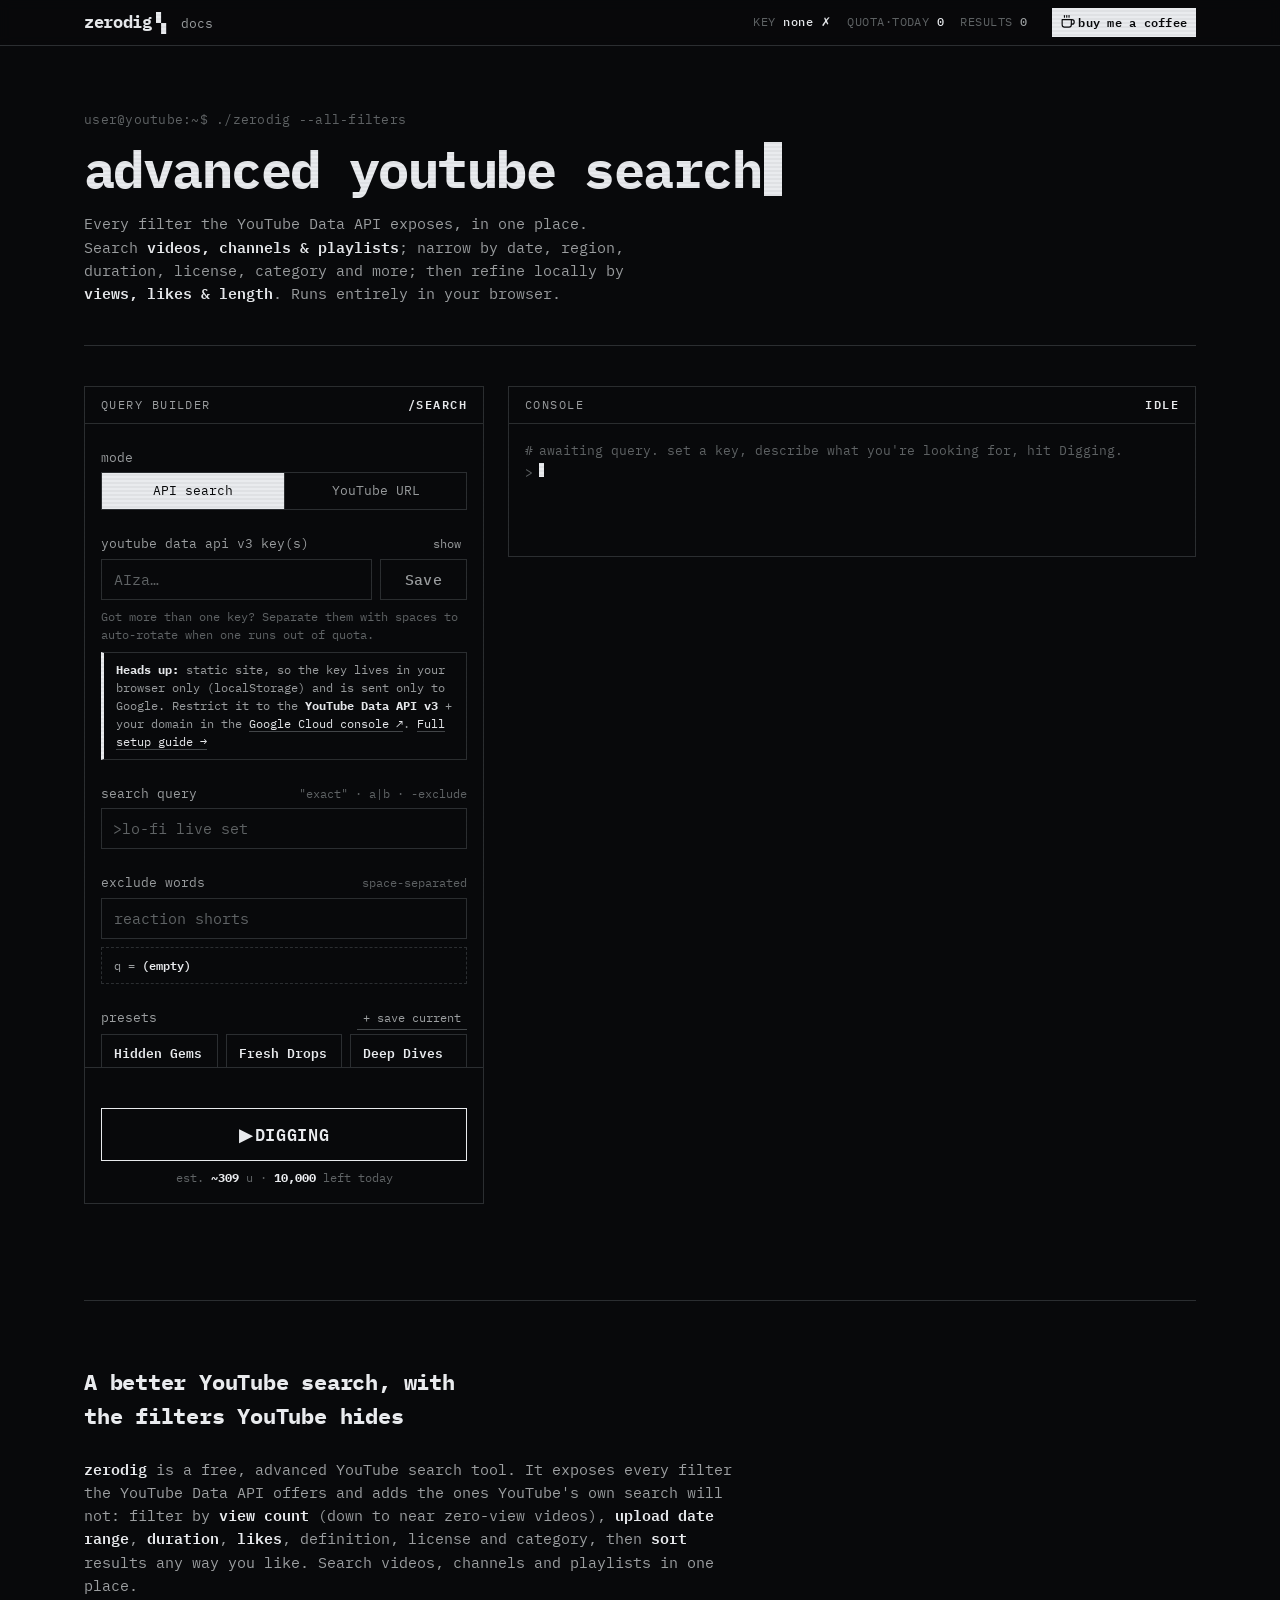
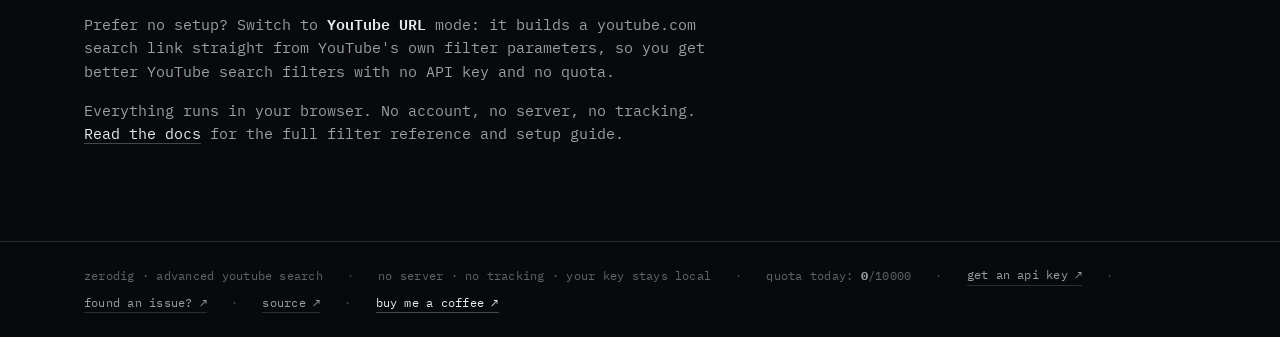
<file: index.html>
<!DOCTYPE html>
<html lang="en">
<head>
  <meta charset="UTF-8" />
  <meta name="viewport" content="width=device-width, initial-scale=1.0" />
  <title>Advanced YouTube Search: Filters, Views &amp; Date | zerodig</title>
  <meta name="description" content="A better YouTube search with advanced filters. Filter YouTube by view count, upload date, duration, likes, license and category, sort results any way, or find zero-view videos. Free, client-side, no login." />
  <meta name="keywords" content="advanced youtube search, better youtube search, youtube search filters, youtube filter by views, youtube search by date, youtube advanced search tool, filter youtube search, zero view videos, youtube search by view count" />
  <meta name="author" content="zerodig" />
  <meta name="robots" content="index, follow, max-image-preview:large, max-snippet:-1" />
  <link rel="canonical" href="https://flazeiguess.github.io/zerodig/" />
  <meta name="color-scheme" content="dark" />
  <meta name="theme-color" content="#0d0d10" />
  <meta name="application-name" content="zerodig" />
  <meta name="apple-mobile-web-app-title" content="zerodig" />
  <link rel="icon" href="favicon.svg" type="image/svg+xml" />
  <link rel="icon" href="favicon.svg" sizes="any" />
  <link rel="apple-touch-icon" href="favicon.svg" />
  <link rel="mask-icon" href="favicon.svg" color="#0d0d10" />
  <link rel="sitemap" type="application/xml" href="/zerodig/sitemap.xml" />

  <!-- Open Graph -->
  <meta property="og:type" content="website" />
  <meta property="og:site_name" content="zerodig" />
  <meta property="og:title" content="Advanced YouTube Search: Filters, Views &amp; Date" />
  <meta property="og:description" content="A better YouTube search with the filters YouTube hides: view count, upload date, duration, license and category. Find zero-view videos. Free and client-side." />
  <meta property="og:url" content="https://flazeiguess.github.io/zerodig/" />
  <meta property="og:image" content="https://flazeiguess.github.io/zerodig/og-image.svg" />
  <meta property="og:image:width" content="1200" />
  <meta property="og:image:height" content="630" />
  <meta property="og:image:alt" content="zerodig, advanced YouTube search" />

  <!-- Twitter -->
  <meta name="twitter:card" content="summary_large_image" />
  <meta name="twitter:title" content="Advanced YouTube Search: Filters, Views &amp; Date" />
  <meta name="twitter:description" content="A better YouTube search with advanced filters YouTube doesn't give you: views, date, duration, license, category. Find zero-view videos. Free." />
  <meta name="twitter:image" content="https://flazeiguess.github.io/zerodig/og-image.svg" />

  <link rel="preconnect" href="https://fonts.googleapis.com" />
  <link rel="preconnect" href="https://fonts.gstatic.com" crossorigin />
  <link href="https://fonts.googleapis.com/css2?family=IBM+Plex+Mono:ital,wght@0,400;0,500;0,600;0,700;1,400&display=swap" rel="stylesheet" />
  <link rel="stylesheet" href="style.css?v=13" />

  <script type="application/ld+json">
  {
    "@context": "https://schema.org",
    "@graph": [
      {
        "@type": "WebSite",
        "@id": "https://flazeiguess.github.io/zerodig/#website",
        "url": "https://flazeiguess.github.io/zerodig/",
        "name": "zerodig",
        "description": "Advanced YouTube search and filters"
      },
      {
        "@type": "WebApplication",
        "name": "zerodig",
        "alternateName": "Advanced YouTube Search",
        "url": "https://flazeiguess.github.io/zerodig/",
        "isPartOf": { "@id": "https://flazeiguess.github.io/zerodig/#website" },
        "description": "A better YouTube search with advanced filters: filter by view count, upload date, duration, likes, license and category, sort results any way, and find zero-view videos. Free and client-side.",
        "applicationCategory": "UtilitiesApplication",
        "operatingSystem": "Any (web browser)",
        "browserRequirements": "Requires JavaScript",
        "isAccessibleForFree": true,
        "offers": { "@type": "Offer", "price": "0", "priceCurrency": "USD" },
        "featureList": [
          "Filter YouTube by view count",
          "Filter by upload date range",
          "Filter by duration, definition, license and category",
          "Find zero-view and low-view videos",
          "Search videos, channels and playlists",
          "Sort results by views, likes, date or length",
          "Keyless mode that builds a youtube.com search URL from YouTube filters"
        ]
      }
    ]
  }
  </script>
</head>
<body data-mode="api">

  <!-- terminal status bar -->
  <header class="statusbar">
    <div class="statusbar__inner">
      <div class="statusbar__brand">
        <a class="wordmark" href="./" aria-label="zerodig home">zerodig<span class="caret" aria-hidden="true">▚</span></a>
        <a class="navlink" href="docs.html">docs</a>
      </div>
      <div class="statusbar__end">
        <div class="statusbar__readout" aria-live="polite">
          <span class="stat hide-sm" id="stat-key" data-ok="false">KEY&nbsp;<b>?</b></span>
          <span class="stat" id="stat-quota">QUOTA·TODAY&nbsp;<b>0</b></span>
          <span class="stat hide-sm" id="stat-found">RESULTS&nbsp;<b>0</b></span>
        </div>
        <a class="coffee" href="https://ko-fi.com/flazeiguess" target="_blank" rel="noopener" title="Buy me a coffee" aria-label="Buy me a coffee on Ko-fi">
          <svg class="coffee__cup" viewBox="0 0 24 24" fill="none" stroke="currentColor" stroke-width="2" stroke-linecap="round" stroke-linejoin="round" aria-hidden="true">
            <line class="steam steam--1" x1="6" y1="1" x2="6" y2="4" />
            <line class="steam steam--2" x1="10" y1="1" x2="10" y2="4" />
            <line class="steam steam--3" x1="14" y1="1" x2="14" y2="4" />
            <path d="M18 8h1a4 4 0 0 1 0 8h-1" />
            <path d="M2 8h16v9a4 4 0 0 1-4 4H6a4 4 0 0 1-4-4V8z" />
          </svg>
          <span class="coffee__txt">buy me a coffee</span>
        </a>
      </div>
    </div>
  </header>

  <main class="shell" id="top">

    <!-- boot line -->
    <section class="boot">
      <p class="boot__prompt">user@youtube:~$ ./zerodig --all-filters</p>
      <h1 class="boot__line"><span id="boot-text"></span><span class="caret" aria-hidden="true">&nbsp;</span></h1>
      <p class="boot__sub">
        Every filter the YouTube Data API exposes, in one place. Search
        <b>videos, channels &amp; playlists</b>; narrow by date, region, duration, license,
        category and more; then refine locally by <b>views, likes &amp; length</b>. Runs
        entirely in your browser.
      </p>
    </section>

    <!-- workbench -->
    <div class="work">

      <!-- LEFT · query builder -->
      <form class="builder panel" id="builder" autocomplete="off" data-type="video">
        <div class="panel__label"><span>query builder</span><b>/search</b></div>
        <div class="panel__body">

          <!-- mode -->
          <div class="field">
            <label class="field__label"><span>mode</span></label>
            <div class="modetabs" role="group" aria-label="search mode">
              <button type="button" class="modetab" data-mode="api" aria-pressed="true">API search</button>
              <button type="button" class="modetab" data-mode="url" aria-pressed="false">YouTube URL</button>
            </div>
            <p class="hint-note url-only" style="margin-bottom:0">No API key. Builds a youtube.com search link from YouTube's own filters and opens it. No quota, unlimited use, fewer filters.</p>
          </div>

          <!-- API key -->
          <div class="field api-only">
            <label class="field__label" for="apikey">
              <span>youtube data api v3 key(s)</span>
              <button type="button" class="hint" id="toggle-key" style="background:none;border:0;cursor:pointer;color:inherit;">show</button>
            </label>
            <div class="key-row">
              <input class="input" id="apikey" type="password" placeholder="AIza…" spellcheck="false" />
              <button type="button" class="btn btn--ghost" id="save-key">Save</button>
            </div>
            <p class="hint-note" style="margin-top:var(--space-2xs)">Got more than one key? Separate them with spaces to auto-rotate when one runs out of quota.</p>
            <p class="warn">
              <b>Heads up:</b> static site, so the key lives in your browser only
              (localStorage) and is sent only to Google. Restrict it to the
              <b>YouTube Data API v3</b> + your domain in the
              <a href="https://console.cloud.google.com/apis/credentials" target="_blank" rel="noopener">Google Cloud console ↗</a>.
              <a href="docs.html">Full setup guide →</a>
            </p>
          </div>

          <!-- query -->
          <div class="field">
            <label class="field__label" for="q"><span>search query</span><span class="hint">"exact" · a|b · -exclude</span></label>
            <div class="prompt-input">
              <input class="input" id="q" type="text" placeholder="lo-fi live set" />
            </div>
          </div>

          <!-- exclude -->
          <div class="field">
            <label class="field__label" for="exclude"><span>exclude words</span><span class="hint">space-separated</span></label>
            <input class="input" id="exclude" type="text" placeholder="reaction shorts" />
            <div class="echo">q&nbsp;=&nbsp;<b id="q-echo">(empty)</b></div>
          </div>

          <!-- presets -->
          <div class="field api-only">
            <label class="field__label"><span>presets</span><button type="button" class="linklike" id="save-preset">+ save current</button></label>
            <div class="presets" id="presets-row">
              <button type="button" class="preset" data-preset="gems">
                <b>Hidden Gems</b><small>&lt;1k views · 1yr+ old</small>
              </button>
              <button type="button" class="preset" data-preset="fresh">
                <b>Fresh Drops</b><small>new this week</small>
              </button>
              <button type="button" class="preset" data-preset="deep">
                <b>Deep Dives</b><small>20min+ · popular</small>
              </button>
            </div>
          </div>

          <!-- starred searches -->
          <details class="adv api-only" id="stars-details">
            <summary>★ starred searches (<span id="stars-count">0</span>)</summary>
            <div class="adv__body">
              <div class="stars-list" id="stars-list"></div>
            </div>
          </details>

          <!-- URL-mode filters -->
          <div class="url-only">
            <div class="row" style="margin-bottom:var(--space-md)">
              <div class="field" style="margin:0">
                <label class="field__label" for="u-sort"><span>sort by</span></label>
                <select class="input" id="u-sort">
                  <option value="relevance" selected>relevance</option>
                  <option value="date">upload date</option>
                  <option value="views">view count</option>
                  <option value="rating">rating</option>
                </select>
              </div>
              <div class="field" style="margin:0">
                <label class="field__label" for="u-date"><span>upload date</span></label>
                <select class="input" id="u-date">
                  <option value="any" selected>any</option>
                  <option value="hour">last hour</option>
                  <option value="today">today</option>
                  <option value="week">this week</option>
                  <option value="month">this month</option>
                  <option value="year">this year</option>
                </select>
              </div>
            </div>
            <div class="row" style="margin-bottom:var(--space-md)">
              <div class="field" style="margin:0">
                <label class="field__label" for="u-type"><span>type</span></label>
                <select class="input" id="u-type">
                  <option value="any" selected>any</option>
                  <option value="video">video</option>
                  <option value="channel">channel</option>
                  <option value="playlist">playlist</option>
                  <option value="movie">movie</option>
                </select>
              </div>
              <div class="field" style="margin:0">
                <label class="field__label" for="u-duration"><span>duration</span></label>
                <select class="input" id="u-duration">
                  <option value="any" selected>any</option>
                  <option value="short">under 4 min</option>
                  <option value="medium">4-20 min</option>
                  <option value="long">over 20 min</option>
                </select>
              </div>
            </div>
            <div class="field">
              <label class="field__label"><span>features</span></label>
              <div class="u-feats">
                <label class="u-feat-label"><input type="checkbox" class="u-feat" data-field="4" /><span>HD</span></label>
                <label class="u-feat-label"><input type="checkbox" class="u-feat" data-field="5" /><span>Subtitles/CC</span></label>
                <label class="u-feat-label"><input type="checkbox" class="u-feat" data-field="6" /><span>Creative Commons</span></label>
                <label class="u-feat-label"><input type="checkbox" class="u-feat" data-field="8" /><span>Live</span></label>
                <label class="u-feat-label"><input type="checkbox" class="u-feat" data-field="14" /><span>4K</span></label>
                <label class="u-feat-label"><input type="checkbox" class="u-feat" data-field="15" /><span>360°</span></label>
                <label class="u-feat-label"><input type="checkbox" class="u-feat" data-field="26" /><span>VR180</span></label>
                <label class="u-feat-label"><input type="checkbox" class="u-feat" data-field="7" /><span>3D</span></label>
                <label class="u-feat-label"><input type="checkbox" class="u-feat" data-field="25" /><span>HDR</span></label>
                <label class="u-feat-label"><input type="checkbox" class="u-feat" data-field="23" /><span>Location</span></label>
                <label class="u-feat-label"><input type="checkbox" class="u-feat" data-field="9" /><span>Purchased</span></label>
              </div>
            </div>
          </div>

          <!-- type + order -->
          <div class="row api-only" style="margin-bottom:var(--space-md)">
            <div class="field" style="margin:0">
              <label class="field__label" for="type"><span>type</span></label>
              <select class="input" id="type">
                <option value="video" selected>video</option>
                <option value="channel">channel</option>
                <option value="playlist">playlist</option>
                <option value="video,channel,playlist">all</option>
              </select>
            </div>
            <div class="field" style="margin:0">
              <label class="field__label" for="order"><span>order</span><span class="hint">api rank</span></label>
              <select class="input" id="order">
                <option value="relevance" selected>relevance</option>
                <option value="date">date</option>
                <option value="rating">rating</option>
                <option value="viewCount">view count</option>
                <option value="title">title</option>
                <option value="videoCount">video count (channels)</option>
              </select>
            </div>
          </div>

          <!-- result filters (client-side) -->
          <details class="adv api-only">
            <summary>result filters &middot; views · likes · length</summary>
            <div class="adv__body">
              <div class="row" style="margin-bottom:var(--space-md)">
                <div class="field" style="margin:0">
                  <label class="field__label" for="min-views"><span>min views</span></label>
                  <input class="input" id="min-views" type="number" inputmode="numeric" min="0" placeholder="any" />
                </div>
                <div class="field" style="margin:0">
                  <label class="field__label" for="max-views"><span>max views</span></label>
                  <input class="input" id="max-views" type="number" inputmode="numeric" min="0" placeholder="any" />
                </div>
              </div>
              <div class="row" style="margin-bottom:var(--space-md)">
                <div class="field" style="margin:0">
                  <label class="field__label" for="min-likes"><span>min likes</span></label>
                  <input class="input" id="min-likes" type="number" inputmode="numeric" min="0" placeholder="any" />
                </div>
                <div class="field" style="margin:0">
                  <label class="field__label" for="sort"><span>sort results</span><span class="hint">local</span></label>
                  <select class="input" id="sort">
                    <option value="api" selected>api order</option>
                    <option value="views_asc">views ↑ (fewest)</option>
                    <option value="views_desc">views ↓ (most)</option>
                    <option value="likes_desc">likes ↓</option>
                    <option value="date_desc">newest</option>
                    <option value="date_asc">oldest</option>
                    <option value="dur_desc">longest</option>
                    <option value="dur_asc">shortest</option>
                  </select>
                </div>
              </div>
              <div class="row">
                <div class="field" style="margin:0">
                  <label class="field__label" for="min-dur"><span>min length</span><span class="hint">sec</span></label>
                  <input class="input" id="min-dur" type="number" inputmode="numeric" min="0" placeholder="any" />
                </div>
                <div class="field" style="margin:0">
                  <label class="field__label" for="max-dur"><span>max length</span><span class="hint">sec</span></label>
                  <input class="input" id="max-dur" type="number" inputmode="numeric" min="0" placeholder="any" />
                </div>
              </div>
              <p class="hint-note">applied locally to video results after fetching statistics.</p>
            </div>
          </details>

          <!-- date · region · language -->
          <details class="adv api-only">
            <summary>date &middot; region &middot; language</summary>
            <div class="adv__body">
              <div class="row" style="margin-bottom:var(--space-2xs)">
                <div class="field" style="margin:0">
                  <label class="field__label" for="after"><span>published after</span></label>
                  <input class="input" id="after" type="date" min="2005-01-01" />
                </div>
                <div class="field" style="margin:0">
                  <label class="field__label" for="before"><span>published before</span></label>
                  <input class="input" id="before" type="date" min="2005-01-01" />
                </div>
              </div>
              <div class="chips" role="group" aria-label="quick date ranges">
                <button type="button" class="chip" data-days="7">last 7d</button>
                <button type="button" class="chip" data-days="30">last 30d</button>
                <button type="button" class="chip" data-days="365">last year</button>
                <button type="button" class="chip" data-days="">clear</button>
              </div>
              <div class="row" style="margin:var(--space-md) 0 0">
                <div class="field" style="margin:0">
                  <label class="field__label" for="region"><span>region</span><span class="hint">e.g. US, DE</span></label>
                  <input class="input" id="region" type="text" maxlength="2" placeholder="" spellcheck="false" style="text-transform:uppercase" />
                </div>
                <div class="field" style="margin:0">
                  <label class="field__label" for="lang"><span>language</span><span class="hint">e.g. en, de</span></label>
                  <input class="input" id="lang" type="text" maxlength="5" placeholder="" spellcheck="false" />
                </div>
              </div>
              <div class="field" style="margin:var(--space-md) 0 0">
                <label class="field__label" for="safe"><span>safe search</span></label>
                <select class="input" id="safe">
                  <option value="moderate" selected>moderate</option>
                  <option value="none">none</option>
                  <option value="strict">strict</option>
                </select>
              </div>
            </div>
          </details>

          <!-- video attributes (video-only) -->
          <details class="adv video-only api-only">
            <summary>video attributes</summary>
            <div class="adv__body">
              <div class="row" style="margin-bottom:var(--space-md)">
                <div class="field" style="margin:0">
                  <label class="field__label" for="v-duration"><span>duration</span></label>
                  <select class="input" id="v-duration">
                    <option value="any" selected>any</option>
                    <option value="short">short &lt; 4m</option>
                    <option value="medium">medium 4-20m</option>
                    <option value="long">long &gt; 20m</option>
                  </select>
                </div>
                <div class="field" style="margin:0">
                  <label class="field__label" for="v-definition"><span>definition</span></label>
                  <select class="input" id="v-definition">
                    <option value="any" selected>any</option>
                    <option value="high">HD</option>
                    <option value="standard">SD</option>
                  </select>
                </div>
              </div>
              <div class="row" style="margin-bottom:var(--space-md)">
                <div class="field" style="margin:0">
                  <label class="field__label" for="v-dimension"><span>dimension</span></label>
                  <select class="input" id="v-dimension">
                    <option value="any" selected>any</option>
                    <option value="2d">2D</option>
                    <option value="3d">3D</option>
                  </select>
                </div>
                <div class="field" style="margin:0">
                  <label class="field__label" for="v-caption"><span>captions</span></label>
                  <select class="input" id="v-caption">
                    <option value="any" selected>any</option>
                    <option value="closedCaption">has captions</option>
                    <option value="none">no captions</option>
                  </select>
                </div>
              </div>
              <div class="row" style="margin-bottom:var(--space-md)">
                <div class="field" style="margin:0">
                  <label class="field__label" for="v-license"><span>license</span></label>
                  <select class="input" id="v-license">
                    <option value="any" selected>any</option>
                    <option value="youtube">standard youtube</option>
                    <option value="creativeCommon">creative commons</option>
                  </select>
                </div>
                <div class="field" style="margin:0">
                  <label class="field__label" for="v-type"><span>video type</span></label>
                  <select class="input" id="v-type">
                    <option value="any" selected>any</option>
                    <option value="movie">movie</option>
                    <option value="episode">episode</option>
                  </select>
                </div>
              </div>
              <div class="field" style="margin-bottom:var(--space-md)">
                <label class="field__label" for="category"><span>category</span></label>
                <select class="input" id="category">
                  <option value="" selected>any</option>
                  <option value="1">Film &amp; Animation</option>
                  <option value="2">Autos &amp; Vehicles</option>
                  <option value="10">Music</option>
                  <option value="15">Pets &amp; Animals</option>
                  <option value="17">Sports</option>
                  <option value="19">Travel &amp; Events</option>
                  <option value="20">Gaming</option>
                  <option value="22">People &amp; Blogs</option>
                  <option value="23">Comedy</option>
                  <option value="24">Entertainment</option>
                  <option value="25">News &amp; Politics</option>
                  <option value="26">Howto &amp; Style</option>
                  <option value="27">Education</option>
                  <option value="28">Science &amp; Technology</option>
                  <option value="29">Nonprofits &amp; Activism</option>
                </select>
              </div>
              <div class="row" style="margin-bottom:var(--space-md)">
                <div class="field" style="margin:0">
                  <label class="field__label" for="event"><span>event</span></label>
                  <select class="input" id="event">
                    <option value="" selected>any</option>
                    <option value="live">live now</option>
                    <option value="upcoming">upcoming</option>
                    <option value="completed">completed</option>
                  </select>
                </div>
                <div class="field" style="margin:0">
                  <label class="field__label" for="embeddable"><span>embeddable</span></label>
                  <select class="input" id="embeddable">
                    <option value="any" selected>any</option>
                    <option value="true">only embeddable</option>
                  </select>
                </div>
              </div>
              <div class="row">
                <div class="field" style="margin:0">
                  <label class="field__label" for="syndicated"><span>syndicated</span><span class="hint">plays off-site</span></label>
                  <select class="input" id="syndicated">
                    <option value="any" selected>any</option>
                    <option value="true">only syndicated</option>
                  </select>
                </div>
                <div class="field" style="margin:0">
                  <label class="field__label" for="ppp"><span>paid promotion</span></label>
                  <select class="input" id="ppp">
                    <option value="any" selected>any</option>
                    <option value="true">only paid</option>
                  </select>
                </div>
              </div>
            </div>
          </details>

          <!-- scope & location -->
          <details class="adv api-only">
            <summary>scope &amp; location</summary>
            <div class="adv__body">
              <div class="field">
                <label class="field__label" for="channel-id"><span>within channel id</span><span class="hint">UC…</span></label>
                <input class="input" id="channel-id" type="text" placeholder="" spellcheck="false" />
              </div>
              <div class="row video-only">
                <div class="field" style="margin:0">
                  <label class="field__label" for="location"><span>location</span><span class="hint">lat,lng</span></label>
                  <input class="input" id="location" type="text" placeholder="52.52,13.40" spellcheck="false" />
                </div>
                <div class="field" style="margin:0">
                  <label class="field__label" for="radius"><span>radius</span><span class="hint">e.g. 25km</span></label>
                  <input class="input" id="radius" type="text" placeholder="25km" spellcheck="false" />
                </div>
              </div>
            </div>
          </details>

          <!-- fetching & depth -->
          <details class="adv api-only">
            <summary>fetching &amp; depth</summary>
            <div class="adv__body">
              <div class="row" style="margin-bottom:var(--space-md)">
                <div class="field" style="margin:0">
                  <label class="field__label" for="maxresults"><span>per page</span><span class="hint">1-50</span></label>
                  <input class="input" id="maxresults" type="number" inputmode="numeric" min="1" max="50" value="50" />
                </div>
                <div class="field" style="margin:0">
                  <label class="field__label" for="maxpages"><span>dig depth</span><span class="hint">×100 quota</span></label>
                  <input class="input" id="maxpages" type="number" inputmode="numeric" min="1" max="20" value="3" />
                </div>
              </div>
              <div class="field" style="margin:0">
                <label class="field__label" for="target"><span>stop after</span><span class="hint">results</span></label>
                <input class="input" id="target" type="number" inputmode="numeric" min="1" value="50" />
              </div>

              <label class="u-feat-label" style="display:flex;margin-top:var(--space-md)"><input type="checkbox" id="deep" /><span>deep dig (get past the ~500 limit)</span></label>
              <div class="field" id="deep-opts" hidden>
                <label class="field__label" for="slices"><span>date slices</span><span class="hint">more = deeper &amp; pricier</span></label>
                <input class="input" id="slices" type="number" inputmode="numeric" min="2" max="40" value="8" />
                <p class="hint-note">Splits your date range into slices and digs each one separately, so you get far past YouTube's ~500-result cap. Cost = slices × depth × 100 units. Results stream in as it runs.</p>
              </div>

              <label class="u-feat-label" style="display:flex;margin-top:var(--space-md)"><input type="checkbox" id="use-cache" checked /><span>use cache (0 quota on repeats)</span></label>
              <div class="field" style="margin-top:var(--space-2xs)">
                <label class="field__label" for="cache-ttl"><span>cache for</span><span class="hint">minutes</span></label>
                <input class="input" id="cache-ttl" type="number" inputmode="numeric" min="1" value="60" />
                <p class="hint-note">cached: <b id="cache-count">0</b> pages &middot; <button type="button" class="linklike" id="clear-cache">clear</button>. Repeat searches (same query + filters) come from your browser at <b>0 units</b>. Turn off for fresh live data.</p>
              </div>

              <p class="warn" style="border-left-color:var(--color-line)">
                Each <b>page</b> costs 100 units (search) + up to 3 (enrich). Depth 3 ≈
                <b>309 units</b>. Daily budget is 10,000. Live estimate below.
              </p>
            </div>
          </details>

        </div>

        <div class="builder__run">
          <div class="actions">
            <button type="submit" class="btn btn--run btn--block api-only" id="run" data-state="default">
              <span class="btn__spin" aria-hidden="true">▶</span><span id="run-label">Digging</span>
            </button>
            <button type="submit" class="btn btn--run btn--block url-only" id="open-yt">Open on YouTube ↗</button>
            <button type="button" class="btn btn--ghost api-only" id="stop" hidden>Stop</button>
          </div>
          <p class="field__label api-only" style="margin-top:var(--space-2xs);justify-content:center;margin-bottom:0">
            <span class="hint">est.&nbsp;<b id="quota-est" style="color:var(--color-ink)">~309</b>&nbsp;u&nbsp;·&nbsp;<b id="quota-left" style="color:var(--color-ink)">10,000</b>&nbsp;left today</span>
          </p>
          <p class="field__label url-only" style="margin-top:var(--space-2xs);justify-content:center;margin-bottom:0">
            <span class="hint">no api key · no quota</span>
          </p>
        </div>
      </form>

      <!-- RIGHT · console + results -->
      <section class="output">
        <!-- URL preview (url mode) -->
        <div class="panel url-only" id="url-panel">
          <div class="panel__label"><span>youtube url</span><b>no api key</b></div>
          <div class="panel__body">
            <p class="hint-note" style="margin-top:0">Builds a youtube.com search link from YouTube's own filters (the <code>sp</code> parameter). No API key, no quota, unlimited. Fewer filters than API mode; results open on YouTube.</p>
            <div class="url-box" id="yt-url"></div>
            <div class="actions" style="margin-top:var(--space-sm)">
              <button type="button" class="btn btn--ghost" id="copy-yt">Copy URL</button>
            </div>
          </div>
        </div>

        <div class="panel console api-only">
          <div class="panel__label"><span>console</span><b id="console-state">idle</b></div>
          <div class="console__body" id="console" aria-live="polite" aria-label="search log" role="log">
            <div class="logline logline--dim"><span class="lead">#</span><span>awaiting query. set a key, describe what you're looking for, hit Digging.</span></div>
            <div class="logline"><span class="lead">&gt;</span><span class="cursor" aria-hidden="true"></span></div>
          </div>
        </div>

        <div class="results api-only" id="results" hidden>
          <div class="results__head">
            <div class="results__count"><span id="result-n">0</span> <small id="result-scope">results</small></div>
            <div class="results__head-right">
              <label class="u-feat-label"><input type="checkbox" id="hide-seen" checked /><span>hide seen</span></label>
              <button type="button" class="star-btn" id="star-btn" aria-pressed="false" disabled>☆ star</button>
              <span class="results__sort" id="result-sort">api order</span>
            </div>
          </div>
          <div class="results__mem">
            <span>memory: <b id="seen-count">0</b> seen</span>
            <button type="button" class="linklike" id="mark-all-seen">mark these seen</button>
            <button type="button" class="linklike" id="reset-seen">reset</button>
          </div>
          <ol class="ledger" id="ledger"></ol>
        </div>

        <div class="empty api-only" id="empty" hidden>
          <p><b>No results.</b></p>
          <p style="margin-top:var(--space-2xs)">Loosen the filters, widen the date window, turn off <b>hide seen</b>, or increase dig depth and dig again.</p>
        </div>

        <div class="results__more api-only" id="more-wrap" hidden>
          <button type="button" class="btn btn--block" id="dig-more">Load more ↓</button>
          <p class="results__more-note">fetches the next pages, same query &amp; filters &middot; another ~<span id="more-est">309</span> units</p>
        </div>

      </section>

    </div>

    <section class="about">
      <h2>A better YouTube search, with the filters YouTube hides</h2>
      <p><b>zerodig</b> is a free, advanced YouTube search tool. It exposes every filter the YouTube Data API offers and adds the ones YouTube's own search will not: filter by <b>view count</b> (down to near zero-view videos), <b>upload date range</b>, <b>duration</b>, <b>likes</b>, definition, license and category, then <b>sort</b> results any way you like. Search videos, channels and playlists in one place.</p>
      <p>Prefer no setup? Switch to <b>YouTube URL</b> mode: it builds a youtube.com search link straight from YouTube's own filter parameters, so you get better YouTube search filters with no API key and no quota.</p>
      <p>Everything runs in your browser. No account, no server, no tracking. <a href="docs.html">Read the docs</a> for the full filter reference and setup guide.</p>
    </section>
  </main>

  <footer class="footer">
    <div class="shell footer__inner">
      <span>zerodig · advanced youtube search</span>
      <span class="footer__sep">·</span>
      <span>no server · no tracking · your key stays local</span>
      <span class="footer__sep">·</span>
      <span>quota today: <b id="foot-quota" style="color:var(--color-ink-dim)">0</b>/10000</span>
      <span class="footer__sep">·</span>
      <a href="https://developers.google.com/youtube/v3/getting-started" target="_blank" rel="noopener">get an api key ↗</a>
      <span class="footer__sep">·</span>
      <a href="https://github.com/FlazeIGuess/zerodig/issues/new" target="_blank" rel="noopener">found an issue? ↗</a>
      <span class="footer__sep">·</span>
      <a href="https://github.com/FlazeIGuess/zerodig" target="_blank" rel="noopener">source ↗</a>
      <span class="footer__sep">·</span>
      <a class="foot-coffee" href="https://ko-fi.com/flazeiguess" target="_blank" rel="noopener">buy me a coffee ↗</a>
    </div>
  </footer>

  <script src="app.js?v=12"></script>
</body>
</html>
</file>
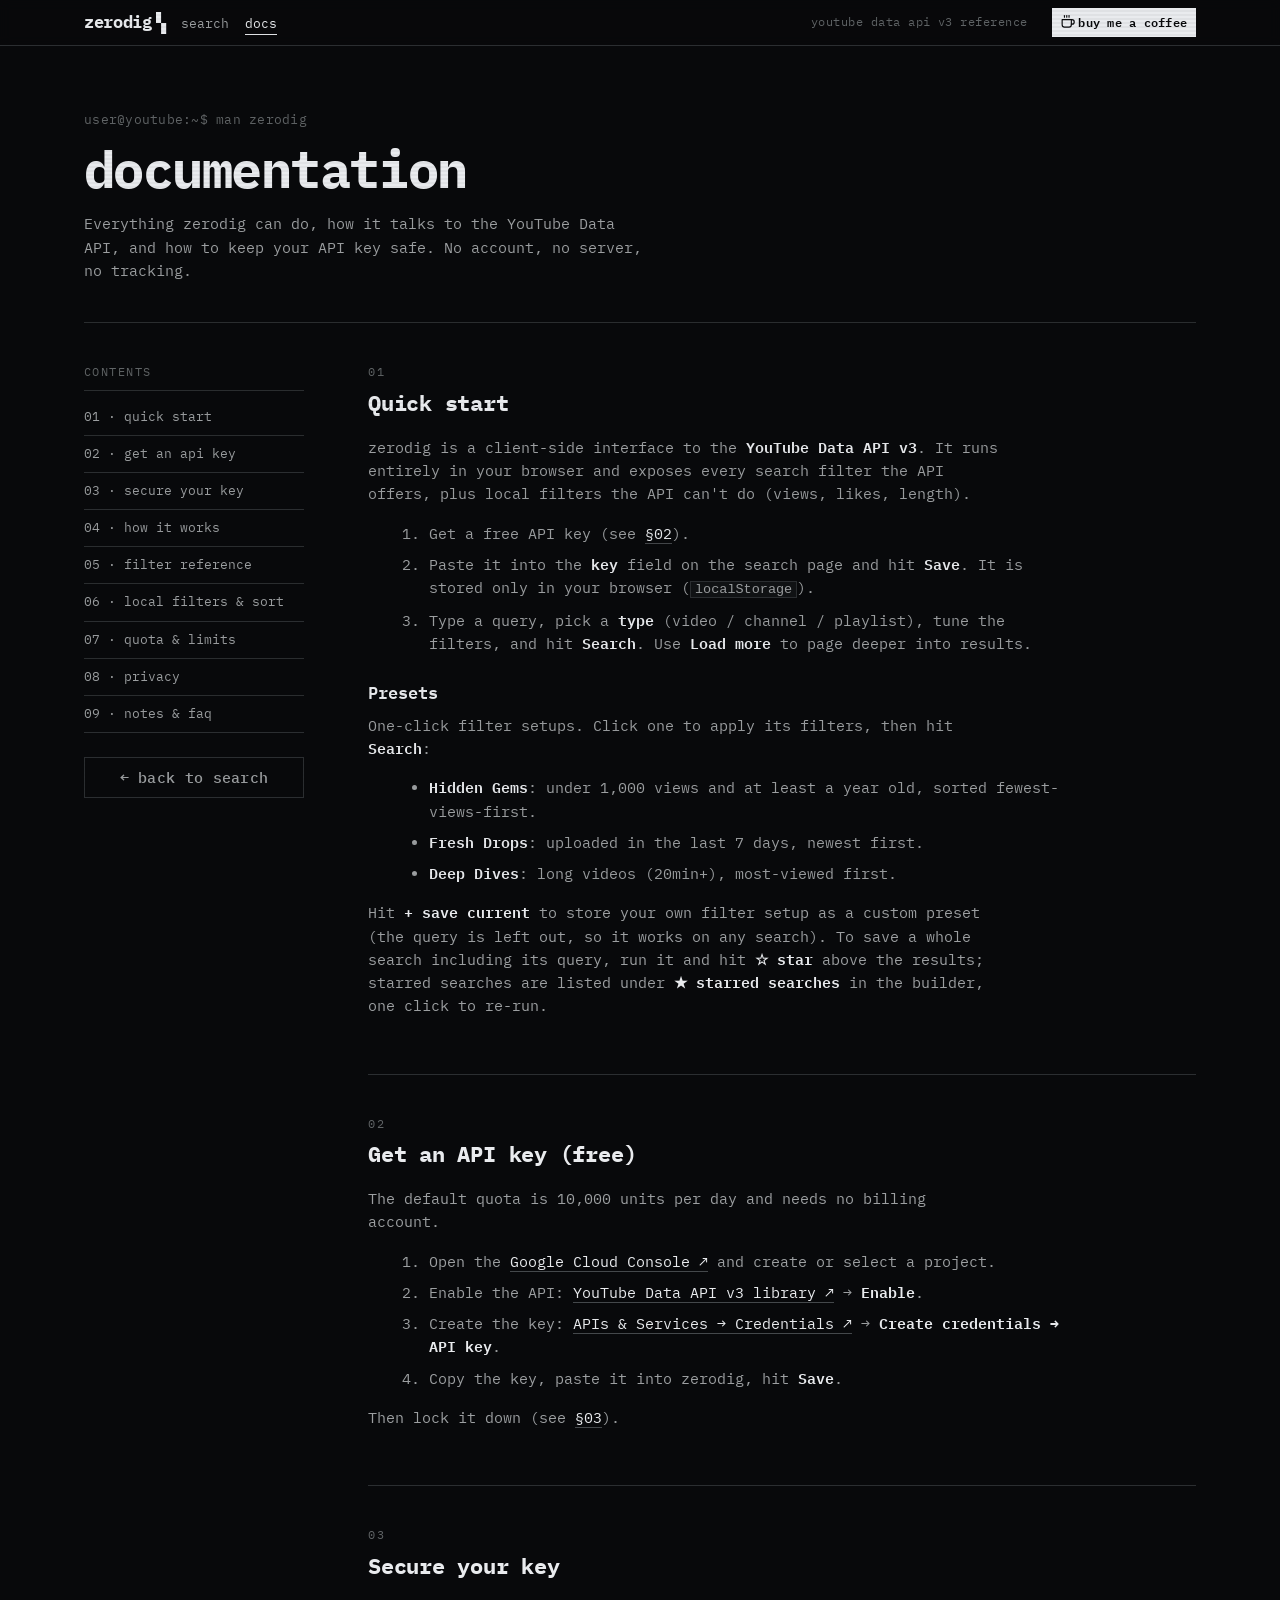
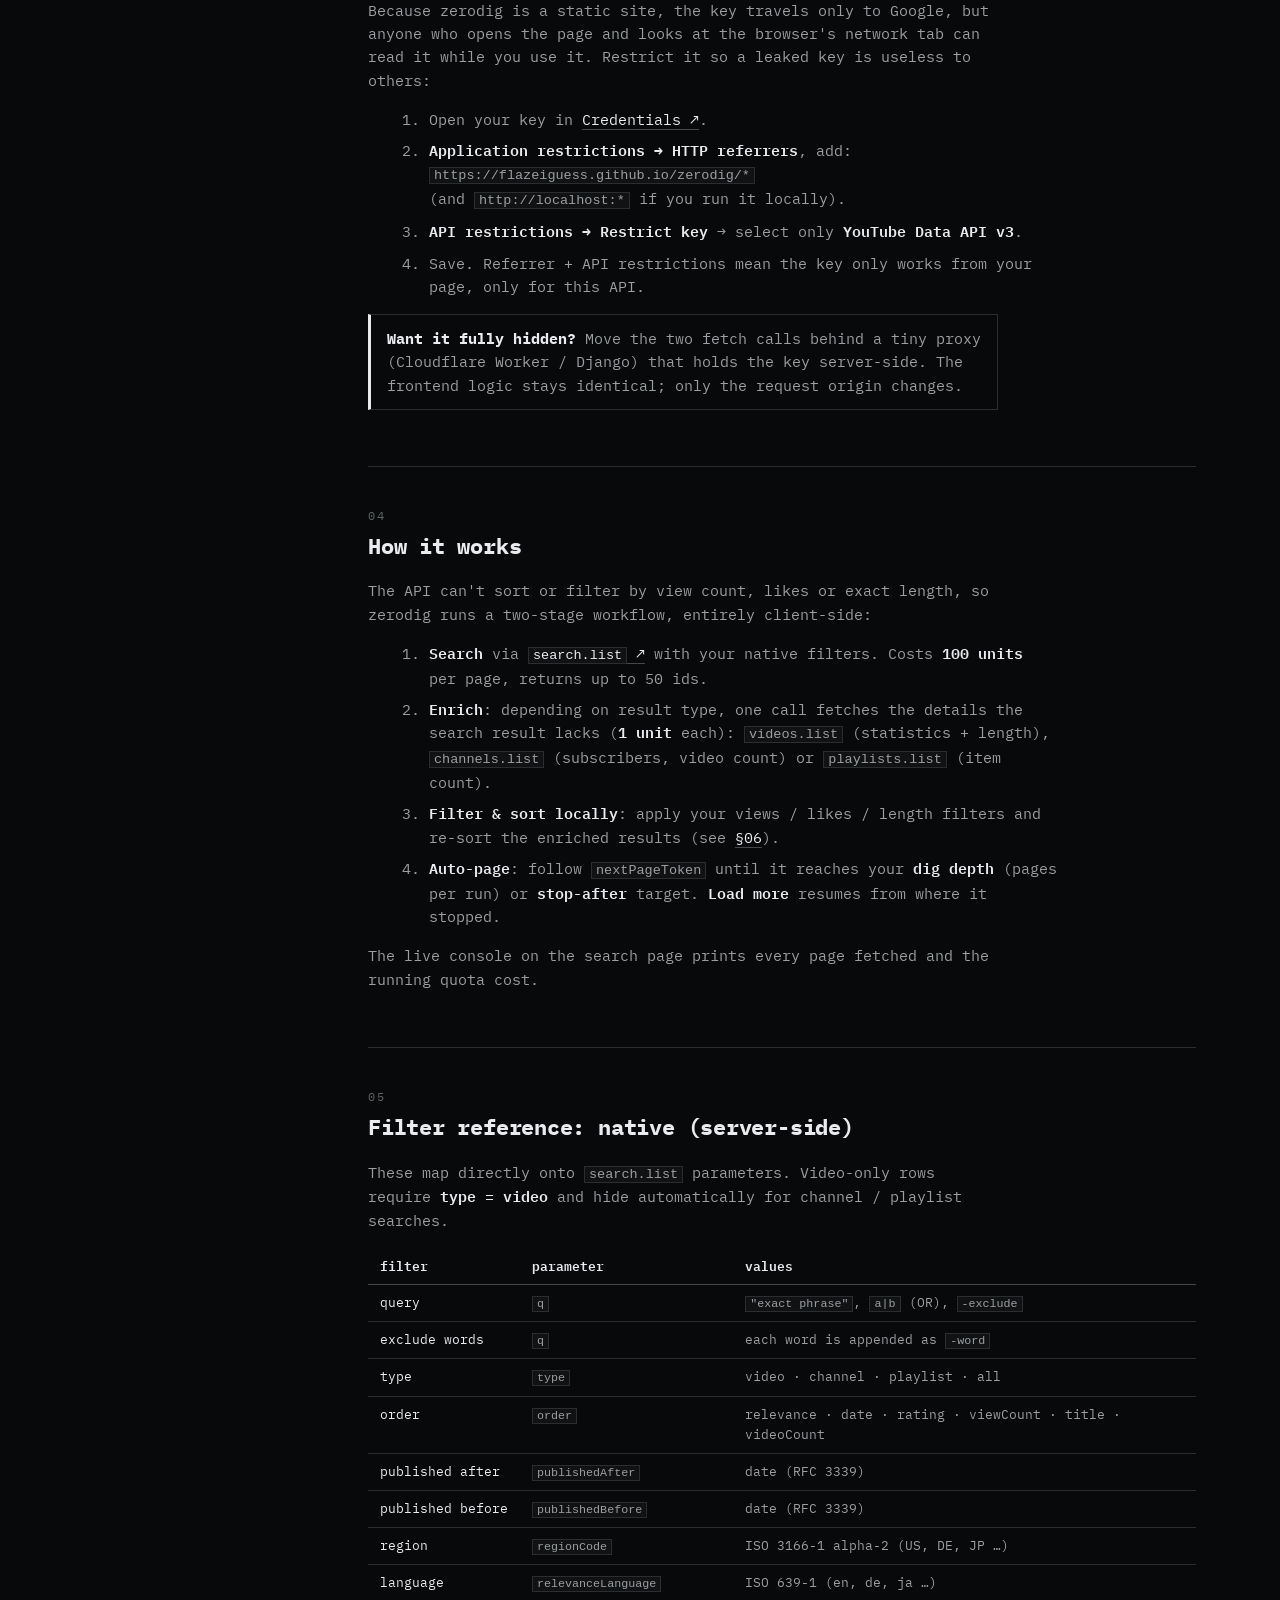
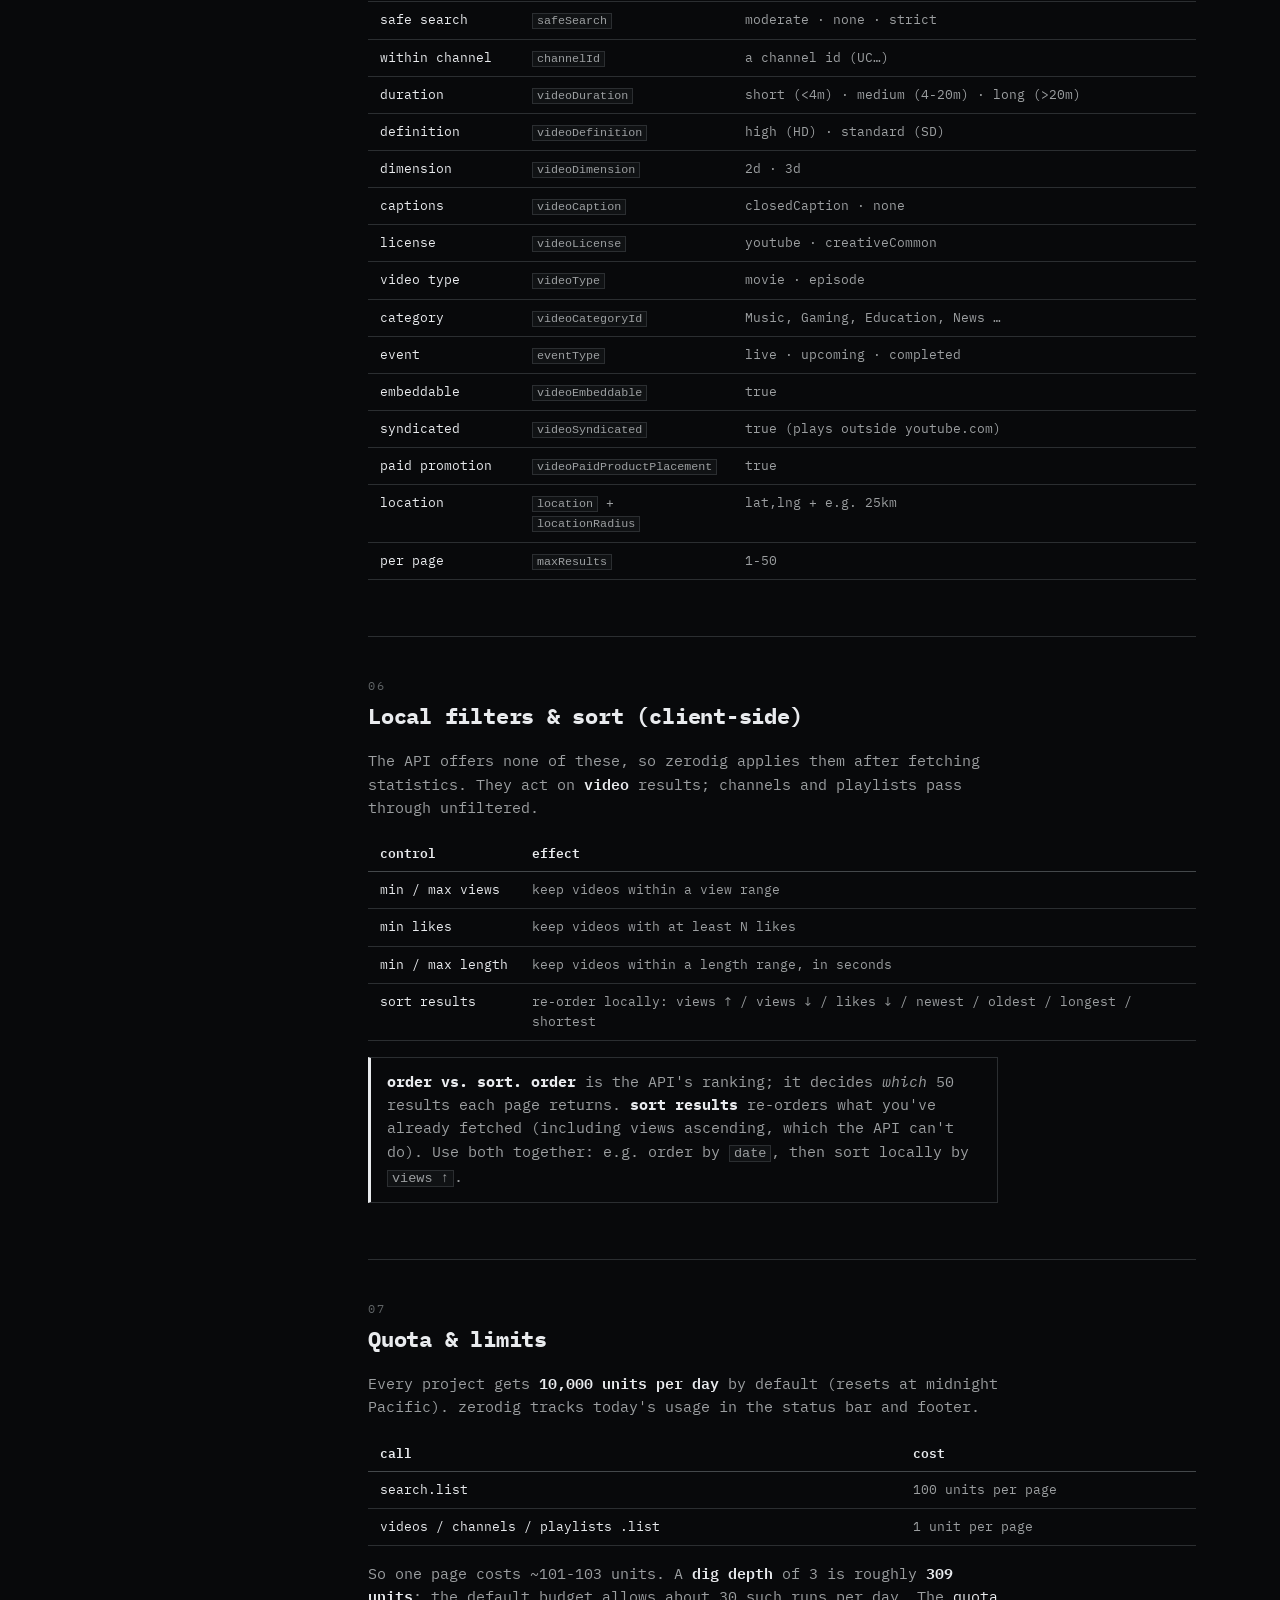
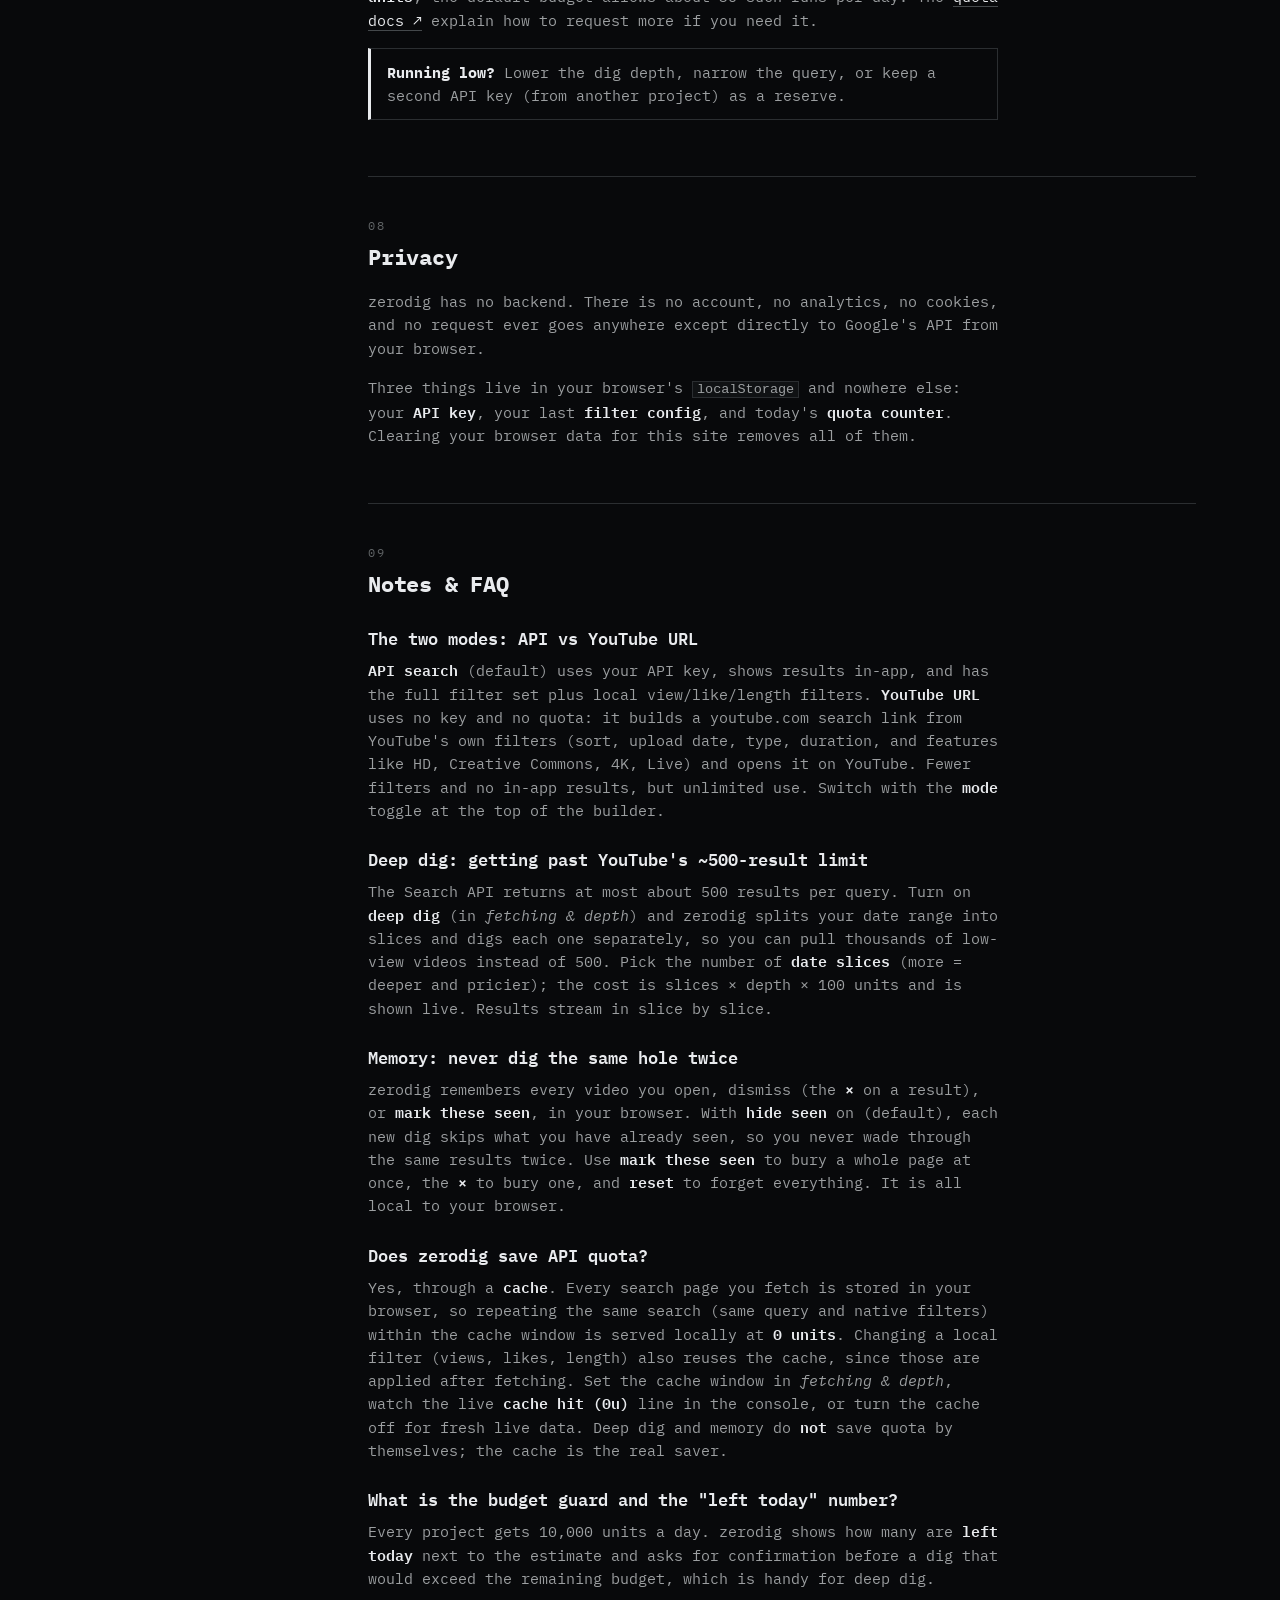
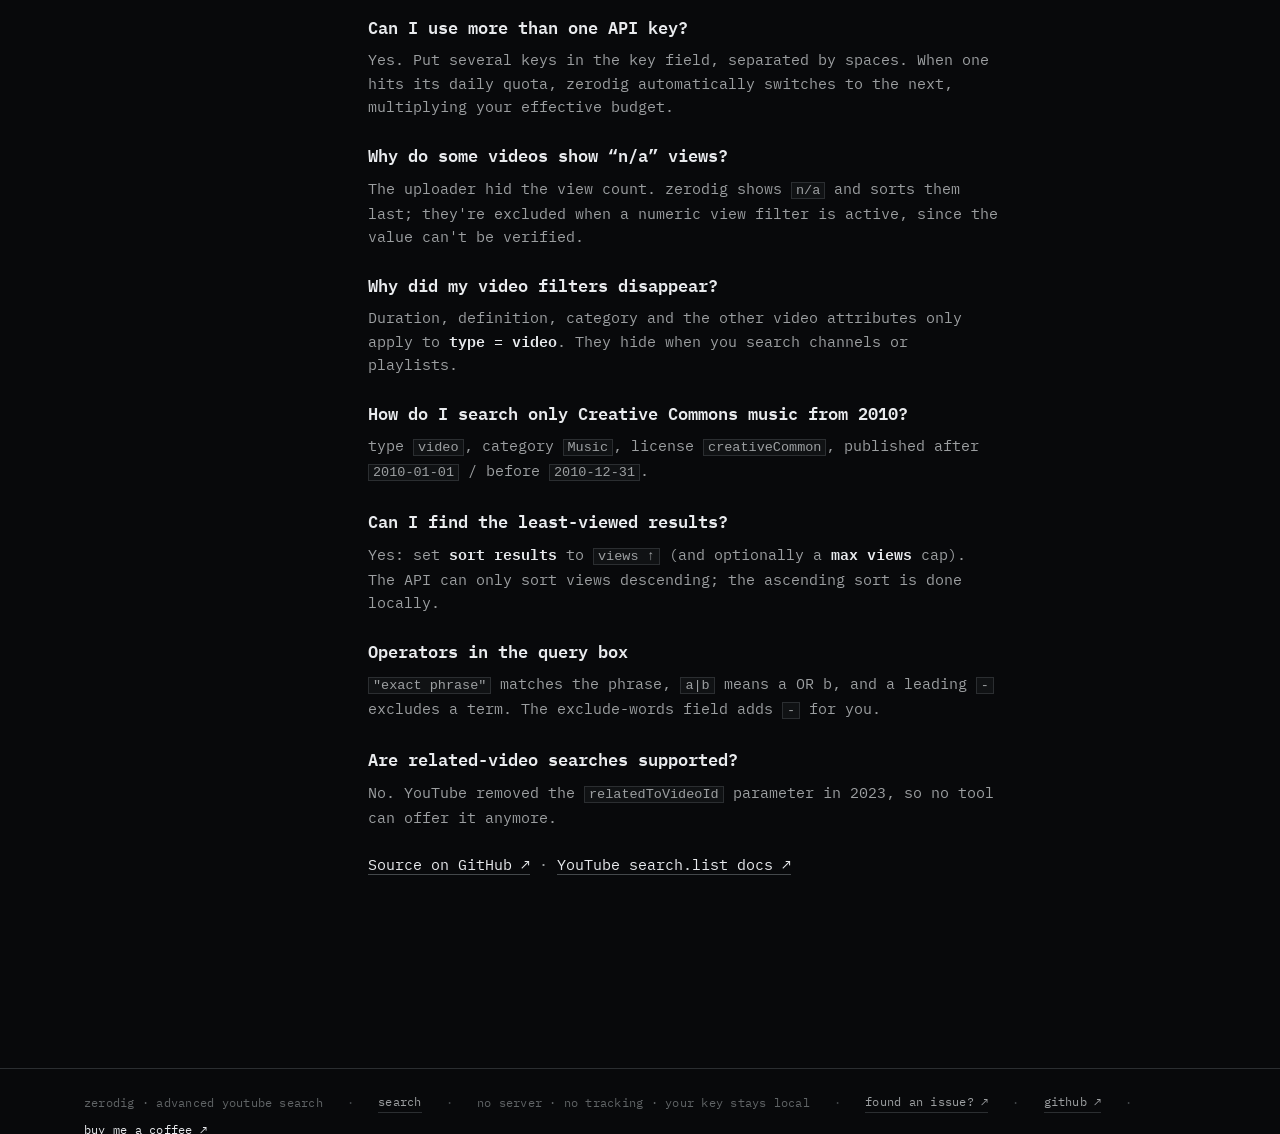
<file: docs.html>
<!DOCTYPE html>
<html lang="en">
<head>
  <meta charset="UTF-8" />
  <meta name="viewport" content="width=device-width, initial-scale=1.0" />
  <title>Advanced YouTube Search Docs: Filters &amp; API Key | zerodig</title>
  <meta name="description" content="How to use zerodig, the advanced YouTube search tool: get a free API key, filter by view count, upload date, duration, license and category, and use the keyless YouTube URL mode." />
  <meta name="keywords" content="advanced youtube search, youtube search filters, youtube data api key, youtube filter by views, youtube search by date, better youtube search" />
  <meta name="robots" content="index, follow, max-image-preview:large" />
  <link rel="canonical" href="https://flazeiguess.github.io/zerodig/docs.html" />
  <meta name="color-scheme" content="dark" />
  <meta name="theme-color" content="#0d0d10" />
  <meta name="application-name" content="zerodig" />
  <link rel="icon" href="favicon.svg" type="image/svg+xml" />
  <link rel="icon" href="favicon.svg" sizes="any" />
  <link rel="apple-touch-icon" href="favicon.svg" />

  <meta property="og:type" content="article" />
  <meta property="og:site_name" content="zerodig" />
  <meta property="og:title" content="Advanced YouTube Search Docs: Filters &amp; API Key" />
  <meta property="og:description" content="How to use zerodig's advanced YouTube search: API key setup, every filter, quota, and the keyless YouTube URL mode." />
  <meta property="og:url" content="https://flazeiguess.github.io/zerodig/docs.html" />
  <meta property="og:image" content="https://flazeiguess.github.io/zerodig/og-image.svg" />
  <meta name="twitter:card" content="summary_large_image" />
  <meta name="twitter:image" content="https://flazeiguess.github.io/zerodig/og-image.svg" />

  <link rel="preconnect" href="https://fonts.googleapis.com" />
  <link rel="preconnect" href="https://fonts.gstatic.com" crossorigin />
  <link href="https://fonts.googleapis.com/css2?family=IBM+Plex+Mono:ital,wght@0,400;0,500;0,600;0,700;1,400&display=swap" rel="stylesheet" />
  <link rel="stylesheet" href="style.css?v=13" />

  <script type="application/ld+json">
  {
    "@context": "https://schema.org",
    "@type": "FAQPage",
    "mainEntity": [
      {
        "@type": "Question",
        "name": "What is the YouTube URL mode?",
        "acceptedAnswer": { "@type": "Answer", "text": "A mode that uses no API key and no quota. It builds a youtube.com search link from YouTube's own filters (sort, upload date, type, duration, and features like HD, Creative Commons, 4K and Live) and opens it on YouTube." }
      },
      {
        "@type": "Question",
        "name": "Can I find the least-viewed YouTube videos?",
        "acceptedAnswer": { "@type": "Answer", "text": "Yes. Set sort results to views ascending and optionally a max views cap. The YouTube API can only sort views descending, so the ascending sort is done locally, which surfaces near zero-view videos." }
      },
      {
        "@type": "Question",
        "name": "How do I filter YouTube by upload date and license?",
        "acceptedAnswer": { "@type": "Answer", "text": "Use the date, region and language section to set a published-after and published-before window, and the video attributes section to pick a license such as Creative Commons, plus category, duration and definition." }
      },
      {
        "@type": "Question",
        "name": "Does it need a login or cost anything?",
        "acceptedAnswer": { "@type": "Answer", "text": "No. zerodig is free and runs entirely in your browser. API mode needs a free YouTube Data API v3 key; the YouTube URL mode needs nothing at all." }
      }
    ]
  }
  </script>
</head>
<body>

  <header class="statusbar">
    <div class="statusbar__inner">
      <div class="statusbar__brand">
        <a class="wordmark" href="./" aria-label="zerodig home">zerodig<span class="caret" aria-hidden="true">▚</span></a>
        <a class="navlink" href="./">search</a>
        <a class="navlink" href="docs.html" aria-current="page">docs</a>
      </div>
      <div class="statusbar__end">
        <div class="statusbar__readout">
          <span class="stat hide-sm">youtube data api v3 reference</span>
        </div>
        <a class="coffee" href="https://ko-fi.com/flazeiguess" target="_blank" rel="noopener" title="Buy me a coffee" aria-label="Buy me a coffee on Ko-fi">
          <svg class="coffee__cup" viewBox="0 0 24 24" fill="none" stroke="currentColor" stroke-width="2" stroke-linecap="round" stroke-linejoin="round" aria-hidden="true">
            <line class="steam steam--1" x1="6" y1="1" x2="6" y2="4" />
            <line class="steam steam--2" x1="10" y1="1" x2="10" y2="4" />
            <line class="steam steam--3" x1="14" y1="1" x2="14" y2="4" />
            <path d="M18 8h1a4 4 0 0 1 0 8h-1" />
            <path d="M2 8h16v9a4 4 0 0 1-4 4H6a4 4 0 0 1-4-4V8z" />
          </svg>
          <span class="coffee__txt">buy me a coffee</span>
        </a>
      </div>
    </div>
  </header>

  <main class="shell">

    <section class="boot">
      <p class="boot__prompt">user@youtube:~$ man zerodig</p>
      <h1 class="boot__line">documentation</h1>
      <p class="boot__sub">
        Everything zerodig can do, how it talks to the YouTube Data API, and how to
        keep your API key safe. No account, no server, no tracking.
      </p>
    </section>

    <div class="docs">

      <aside class="docs__toc">
        <div class="docs__toc-label">contents</div>
        <nav>
          <a href="#start">01 · quick start</a>
          <a href="#key">02 · get an api key</a>
          <a href="#secure">03 · secure your key</a>
          <a href="#how">04 · how it works</a>
          <a href="#filters">05 · filter reference</a>
          <a href="#local">06 · local filters &amp; sort</a>
          <a href="#quota">07 · quota &amp; limits</a>
          <a href="#privacy">08 · privacy</a>
          <a href="#faq">09 · notes &amp; faq</a>
        </nav>
        <a class="btn btn--ghost btn--block" href="./">← back to search</a>
      </aside>

      <article class="docs__body">

        <section class="doc" id="start">
          <div class="doc__num">01</div>
          <h2>Quick start</h2>
          <p>zerodig is a client-side interface to the <b>YouTube Data API v3</b>. It runs
             entirely in your browser and exposes every search filter the API offers, plus
             local filters the API can't do (views, likes, length).</p>
          <ol>
            <li>Get a free API key (see <a href="#key">§02</a>).</li>
            <li>Paste it into the <b>key</b> field on the search page and hit <b>Save</b>. It is
                stored only in your browser (<code>localStorage</code>).</li>
            <li>Type a query, pick a <b>type</b> (video / channel / playlist), tune the filters,
                and hit <b>Search</b>. Use <b>Load more</b> to page deeper into results.</li>
          </ol>
          <h3>Presets</h3>
          <p>One-click filter setups. Click one to apply its filters, then hit <b>Search</b>:</p>
          <ul>
            <li><b>Hidden Gems</b>: under 1,000 views and at least a year old, sorted fewest-views-first.</li>
            <li><b>Fresh Drops</b>: uploaded in the last 7 days, newest first.</li>
            <li><b>Deep Dives</b>: long videos (20min+), most-viewed first.</li>
          </ul>
          <p>Hit <b>+ save current</b> to store your own filter setup as a custom preset (the query is
             left out, so it works on any search). To save a whole search including its query, run it
             and hit <b>☆ star</b> above the results; starred searches are listed under
             <b>★ starred searches</b> in the builder, one click to re-run.</p>
        </section>

        <section class="doc" id="key">
          <div class="doc__num">02</div>
          <h2>Get an API key (free)</h2>
          <p>The default quota is 10,000 units per day and needs no billing account.</p>
          <ol>
            <li>Open the <a href="https://console.cloud.google.com/" target="_blank" rel="noopener">Google Cloud Console ↗</a> and create or select a project.</li>
            <li>Enable the API: <a href="https://console.cloud.google.com/apis/library/youtube.googleapis.com" target="_blank" rel="noopener">YouTube Data API v3 library ↗</a> → <b>Enable</b>.</li>
            <li>Create the key: <a href="https://console.cloud.google.com/apis/credentials" target="_blank" rel="noopener">APIs &amp; Services → Credentials ↗</a> → <b>Create credentials → API key</b>.</li>
            <li>Copy the key, paste it into zerodig, hit <b>Save</b>.</li>
          </ol>
          <p>Then lock it down (see <a href="#secure">§03</a>).</p>
        </section>

        <section class="doc" id="secure">
          <div class="doc__num">03</div>
          <h2>Secure your key</h2>
          <p>Because zerodig is a static site, the key travels only to Google, but anyone who
             opens the page and looks at the browser's network tab can read it while you use it.
             Restrict it so a leaked key is useless to others:</p>
          <ol>
            <li>Open your key in
                <a href="https://console.cloud.google.com/apis/credentials" target="_blank" rel="noopener">Credentials ↗</a>.</li>
            <li><b>Application restrictions → HTTP referrers</b>, add:
                <br /><code>https://flazeiguess.github.io/zerodig/*</code>
                <br />(and <code>http://localhost:*</code> if you run it locally).</li>
            <li><b>API restrictions → Restrict key</b> → select only <b>YouTube Data API v3</b>.</li>
            <li>Save. Referrer + API restrictions mean the key only works from your page, only for this API.</li>
          </ol>
          <div class="callout">
            <b>Want it fully hidden?</b> Move the two fetch calls behind a tiny proxy
            (Cloudflare Worker / Django) that holds the key server-side. The frontend logic
            stays identical; only the request origin changes.
          </div>
        </section>

        <section class="doc" id="how">
          <div class="doc__num">04</div>
          <h2>How it works</h2>
          <p>The API can't sort or filter by view count, likes or exact length, so zerodig runs a
             two-stage workflow, entirely client-side:</p>
          <ol>
            <li><b>Search</b> via <a href="https://developers.google.com/youtube/v3/docs/search/list" target="_blank" rel="noopener"><code>search.list</code> ↗</a>
                with your native filters. Costs <b>100 units</b> per page, returns up to 50 ids.</li>
            <li><b>Enrich</b>: depending on result type, one call fetches the details the search
                result lacks (<b>1 unit</b> each): <code>videos.list</code> (statistics + length),
                <code>channels.list</code> (subscribers, video count) or <code>playlists.list</code> (item count).</li>
            <li><b>Filter &amp; sort locally</b>: apply your views / likes / length filters and re-sort
                the enriched results (see <a href="#local">§06</a>).</li>
            <li><b>Auto-page</b>: follow <code>nextPageToken</code> until it reaches your <b>dig depth</b>
                (pages per run) or <b>stop-after</b> target. <b>Load more</b> resumes from where it stopped.</li>
          </ol>
          <p>The live console on the search page prints every page fetched and the running quota cost.</p>
        </section>

        <section class="doc" id="filters">
          <div class="doc__num">05</div>
          <h2>Filter reference: native (server-side)</h2>
          <p>These map directly onto <code>search.list</code> parameters. Video-only rows require
             <b>type = video</b> and hide automatically for channel / playlist searches.</p>
          <div class="doc__table">
            <table>
              <thead><tr><th>filter</th><th>parameter</th><th>values</th></tr></thead>
              <tbody>
                <tr><td>query</td><td><code>q</code></td><td><code>"exact phrase"</code>, <code>a|b</code> (OR), <code>-exclude</code></td></tr>
                <tr><td>exclude words</td><td><code>q</code></td><td>each word is appended as <code>-word</code></td></tr>
                <tr><td>type</td><td><code>type</code></td><td>video · channel · playlist · all</td></tr>
                <tr><td>order</td><td><code>order</code></td><td>relevance · date · rating · viewCount · title · videoCount</td></tr>
                <tr><td>published after</td><td><code>publishedAfter</code></td><td>date (RFC 3339)</td></tr>
                <tr><td>published before</td><td><code>publishedBefore</code></td><td>date (RFC 3339)</td></tr>
                <tr><td>region</td><td><code>regionCode</code></td><td>ISO 3166-1 alpha-2 (US, DE, JP …)</td></tr>
                <tr><td>language</td><td><code>relevanceLanguage</code></td><td>ISO 639-1 (en, de, ja …)</td></tr>
                <tr><td>safe search</td><td><code>safeSearch</code></td><td>moderate · none · strict</td></tr>
                <tr><td>within channel</td><td><code>channelId</code></td><td>a channel id (UC…)</td></tr>
                <tr><td>duration</td><td><code>videoDuration</code></td><td>short (&lt;4m) · medium (4-20m) · long (&gt;20m)</td></tr>
                <tr><td>definition</td><td><code>videoDefinition</code></td><td>high (HD) · standard (SD)</td></tr>
                <tr><td>dimension</td><td><code>videoDimension</code></td><td>2d · 3d</td></tr>
                <tr><td>captions</td><td><code>videoCaption</code></td><td>closedCaption · none</td></tr>
                <tr><td>license</td><td><code>videoLicense</code></td><td>youtube · creativeCommon</td></tr>
                <tr><td>video type</td><td><code>videoType</code></td><td>movie · episode</td></tr>
                <tr><td>category</td><td><code>videoCategoryId</code></td><td>Music, Gaming, Education, News …</td></tr>
                <tr><td>event</td><td><code>eventType</code></td><td>live · upcoming · completed</td></tr>
                <tr><td>embeddable</td><td><code>videoEmbeddable</code></td><td>true</td></tr>
                <tr><td>syndicated</td><td><code>videoSyndicated</code></td><td>true (plays outside youtube.com)</td></tr>
                <tr><td>paid promotion</td><td><code>videoPaidProductPlacement</code></td><td>true</td></tr>
                <tr><td>location</td><td><code>location</code> + <code>locationRadius</code></td><td>lat,lng + e.g. 25km</td></tr>
                <tr><td>per page</td><td><code>maxResults</code></td><td>1-50</td></tr>
              </tbody>
            </table>
          </div>
        </section>

        <section class="doc" id="local">
          <div class="doc__num">06</div>
          <h2>Local filters &amp; sort (client-side)</h2>
          <p>The API offers none of these, so zerodig applies them after fetching statistics.
             They act on <b>video</b> results; channels and playlists pass through unfiltered.</p>
          <div class="doc__table">
            <table>
              <thead><tr><th>control</th><th>effect</th></tr></thead>
              <tbody>
                <tr><td>min / max views</td><td>keep videos within a view range</td></tr>
                <tr><td>min likes</td><td>keep videos with at least N likes</td></tr>
                <tr><td>min / max length</td><td>keep videos within a length range, in seconds</td></tr>
                <tr><td>sort results</td><td>re-order locally: views ↑ / views ↓ / likes ↓ / newest / oldest / longest / shortest</td></tr>
              </tbody>
            </table>
          </div>
          <div class="callout">
            <b>order vs. sort.</b> <b>order</b> is the API's ranking; it decides <i>which</i> 50
            results each page returns. <b>sort results</b> re-orders what you've already fetched
            (including views ascending, which the API can't do). Use both together: e.g. order by
            <code>date</code>, then sort locally by <code>views ↑</code>.
          </div>
        </section>

        <section class="doc" id="quota">
          <div class="doc__num">07</div>
          <h2>Quota &amp; limits</h2>
          <p>Every project gets <b>10,000 units per day</b> by default (resets at midnight Pacific).
             zerodig tracks today's usage in the status bar and footer.</p>
          <div class="doc__table">
            <table>
              <thead><tr><th>call</th><th>cost</th></tr></thead>
              <tbody>
                <tr><td>search.list</td><td>100 units per page</td></tr>
                <tr><td>videos / channels / playlists .list</td><td>1 unit per page</td></tr>
              </tbody>
            </table>
          </div>
          <p>So one page costs ~101-103 units. A <b>dig depth</b> of 3 is roughly <b>309 units</b>;
             the default budget allows about 30 such runs per day. The
             <a href="https://developers.google.com/youtube/v3/getting-started#quota" target="_blank" rel="noopener">quota docs ↗</a>
             explain how to request more if you need it.</p>
          <div class="callout">
            <b>Running low?</b> Lower the dig depth, narrow the query, or keep a second API key
            (from another project) as a reserve.
          </div>
        </section>

        <section class="doc" id="privacy">
          <div class="doc__num">08</div>
          <h2>Privacy</h2>
          <p>zerodig has no backend. There is no account, no analytics, no cookies, and no request
             ever goes anywhere except directly to Google's API from your browser.</p>
          <p>Three things live in your browser's <code>localStorage</code> and nowhere else: your
             <b>API key</b>, your last <b>filter config</b>, and today's <b>quota counter</b>.
             Clearing your browser data for this site removes all of them.</p>
        </section>

        <section class="doc" id="faq">
          <div class="doc__num">09</div>
          <h2>Notes &amp; FAQ</h2>
          <h3>The two modes: API vs YouTube URL</h3>
          <p><b>API search</b> (default) uses your API key, shows results in-app, and has the full filter
             set plus local view/like/length filters. <b>YouTube URL</b> uses no key and no quota: it
             builds a youtube.com search link from YouTube's own filters (sort, upload date, type,
             duration, and features like HD, Creative Commons, 4K, Live) and opens it on YouTube. Fewer
             filters and no in-app results, but unlimited use. Switch with the <b>mode</b> toggle at the
             top of the builder.</p>
          <h3>Deep dig: getting past YouTube's ~500-result limit</h3>
          <p>The Search API returns at most about 500 results per query. Turn on <b>deep dig</b> (in
             <i>fetching &amp; depth</i>) and zerodig splits your date range into slices and digs each one
             separately, so you can pull thousands of low-view videos instead of 500. Pick the number of
             <b>date slices</b> (more = deeper and pricier); the cost is slices × depth × 100 units and is
             shown live. Results stream in slice by slice.</p>
          <h3>Memory: never dig the same hole twice</h3>
          <p>zerodig remembers every video you open, dismiss (the <b>×</b> on a result), or <b>mark these
             seen</b>, in your browser. With <b>hide seen</b> on (default), each new dig skips what you have
             already seen, so you never wade through the same results twice. Use <b>mark these seen</b> to
             bury a whole page at once, the <b>×</b> to bury one, and <b>reset</b> to forget everything. It
             is all local to your browser.</p>
          <h3>Does zerodig save API quota?</h3>
          <p>Yes, through a <b>cache</b>. Every search page you fetch is stored in your browser, so repeating
             the same search (same query and native filters) within the cache window is served locally at
             <b>0 units</b>. Changing a local filter (views, likes, length) also reuses the cache, since those
             are applied after fetching. Set the cache window in <i>fetching &amp; depth</i>, watch the live
             <b>cache hit (0u)</b> line in the console, or turn the cache off for fresh live data. Deep dig
             and memory do <b>not</b> save quota by themselves; the cache is the real saver.</p>
          <h3>What is the budget guard and the "left today" number?</h3>
          <p>Every project gets 10,000 units a day. zerodig shows how many are <b>left today</b> next to the
             estimate and asks for confirmation before a dig that would exceed the remaining budget, which is
             handy for deep dig.</p>
          <h3>Can I use more than one API key?</h3>
          <p>Yes. Put several keys in the key field, separated by spaces. When one hits its daily quota,
             zerodig automatically switches to the next, multiplying your effective budget.</p>
          <h3>Why do some videos show “n/a” views?</h3>
          <p>The uploader hid the view count. zerodig shows <code>n/a</code> and sorts them last;
             they're excluded when a numeric view filter is active, since the value can't be verified.</p>
          <h3>Why did my video filters disappear?</h3>
          <p>Duration, definition, category and the other video attributes only apply to
             <b>type = video</b>. They hide when you search channels or playlists.</p>
          <h3>How do I search only Creative Commons music from 2010?</h3>
          <p>type <code>video</code>, category <code>Music</code>, license <code>creativeCommon</code>,
             published after <code>2010-01-01</code> / before <code>2010-12-31</code>.</p>
          <h3>Can I find the least-viewed results?</h3>
          <p>Yes: set <b>sort results</b> to <code>views ↑</code> (and optionally a <b>max views</b>
             cap). The API can only sort views descending; the ascending sort is done locally.</p>
          <h3>Operators in the query box</h3>
          <p><code>"exact phrase"</code> matches the phrase, <code>a|b</code> means a OR b, and a
             leading <code>-</code> excludes a term. The exclude-words field adds <code>-</code> for you.</p>
          <h3>Are related-video searches supported?</h3>
          <p>No. YouTube removed the <code>relatedToVideoId</code> parameter in 2023, so no tool can
             offer it anymore.</p>
          <p style="margin-top:var(--space-md)"><a href="https://github.com/FlazeIGuess/zerodig" target="_blank" rel="noopener">Source on GitHub ↗</a> · <a href="https://developers.google.com/youtube/v3/docs/search/list" target="_blank" rel="noopener">YouTube search.list docs ↗</a></p>
        </section>

      </article>
    </div>
  </main>

  <footer class="footer">
    <div class="shell footer__inner">
      <span>zerodig · advanced youtube search</span>
      <span class="footer__sep">·</span>
      <a href="./">search</a>
      <span class="footer__sep">·</span>
      <span>no server · no tracking · your key stays local</span>
      <span class="footer__sep">·</span>
      <a href="https://github.com/FlazeIGuess/zerodig/issues/new" target="_blank" rel="noopener">found an issue? ↗</a>
      <span class="footer__sep">·</span>
      <a href="https://github.com/FlazeIGuess/zerodig" target="_blank" rel="noopener">github ↗</a>
      <span class="footer__sep">·</span>
      <a class="foot-coffee" href="https://ko-fi.com/flazeiguess" target="_blank" rel="noopener">buy me a coffee ↗</a>
    </div>
  </footer>

</body>
</html>
</file>
<file: style.css>
/*
 * zerodig · terminal stylesheet
 */

@import url("./tokens.css");

/* ============================================================ RESET */
*, *::before, *::after { box-sizing: border-box; }
html, body { overflow-x: clip; }
* { margin: 0; }
[hidden] { display: none !important; }

html {
  font-family: var(--font-mono);
  font-size: 16px;
  -webkit-font-smoothing: antialiased;
  color-scheme: dark;
}

body {
  min-height: 100dvh;
  background: var(--color-paper);
  color: var(--color-ink);
  font-size: var(--text-base);
  line-height: 1.55;
  font-variant-ligatures: none;
  position: relative;
}

/* faint static scanline texture: CRT ghost, no motion */
body::before {
  content: "";
  position: fixed;
  inset: 0;
  pointer-events: none;
  z-index: var(--z-overlay);
  background: repeating-linear-gradient(
    to bottom,
    transparent 0,
    transparent 2px,
    oklch(0% 0 0 / 0.16) 3px,
    transparent 4px
  );
  mix-blend-mode: multiply;
  opacity: 0.5;
}

::selection { background: var(--color-ink); color: var(--color-paper); }

a { color: inherit; text-decoration: none; }
button { font: inherit; color: inherit; }
img { display: block; max-width: 100%; }

:focus-visible {
  outline: 2px solid var(--color-focus);
  outline-offset: 2px;
}

/* ============================================================ LAYOUT SHELL */
.shell {
  max-width: 1160px;
  margin: 0 auto;
  padding: 0 var(--space-md);
}

.frame {
  border: var(--rule);
  background: var(--color-paper);
}

/* labelled TUI panel: top-rule + label, never fake window chrome/dots */
.panel { border: var(--rule); }
.panel__label {
  display: flex;
  align-items: baseline;
  justify-content: space-between;
  gap: var(--space-sm);
  padding: var(--space-2xs) var(--space-sm);
  border-bottom: var(--rule);
  font-size: var(--text-xs);
  letter-spacing: 0.12em;
  text-transform: uppercase;
  color: var(--color-ink-dim);
}
.panel__label b { color: var(--color-ink); font-weight: 600; }
.panel__body { padding: var(--space-md) var(--space-sm); }

/* ============================================================ N8 · STATUS BAR (nav) */
.statusbar {
  position: sticky;
  top: 0;
  z-index: var(--z-sticky);
  border-bottom: var(--rule);
  background: color-mix(in oklab, var(--color-paper) 88%, transparent);
  backdrop-filter: blur(6px);
}
.statusbar__inner {
  max-width: 1160px;
  margin: 0 auto;
  padding: var(--space-2xs) var(--space-md);
  display: flex;
  align-items: center;
  justify-content: space-between;
  gap: var(--space-sm);
  min-height: 42px;
}
.wordmark {
  display: inline-flex;
  align-items: center;
  gap: 0.4ch;
  font-weight: 700;
  font-size: var(--text-md);
  letter-spacing: -0.02em;
  white-space: nowrap;
}
.wordmark .caret { color: var(--color-ink); }
.statusbar__readout {
  display: flex;
  gap: var(--space-sm);
  font-size: var(--text-xs);
  color: var(--color-ink-faint);
  letter-spacing: 0.04em;
  white-space: nowrap;
}
.statusbar__readout .stat b { color: var(--color-ink-dim); font-weight: 500; }
.stat[data-ok="true"] b  { color: var(--color-ink); }
.stat[data-ok="false"] b { color: var(--color-ink); }
.stat[data-ok="false"]   { text-decoration: none; }
@media (max-width: 620px) {
  .statusbar__readout .stat.hide-sm { display: none; }
}

/* ---- coffee / support button: inverted block, monochrome cup, drifting steam ---- */
.statusbar__end { display: flex; align-items: center; gap: var(--space-md); min-width: 0; }
.coffee {
  display: inline-flex;
  align-items: center;
  gap: 0.55ch;
  flex-shrink: 0;
  font-size: var(--text-xs);
  font-weight: 600;
  letter-spacing: 0.02em;
  white-space: nowrap;
  padding: var(--space-3xs) var(--space-2xs);
  border: 1px solid var(--color-ink);
  background: var(--color-invert-bg);
  color: var(--color-invert-fg);
  transition: background var(--dur-micro) var(--ease-out),
              color var(--dur-micro) var(--ease-out),
              transform var(--dur-micro) var(--ease-out);
}
.coffee:hover, .coffee:focus-visible { background: var(--color-paper); color: var(--color-ink); }
.coffee:active { transform: translateY(1px); }
.coffee__cup { width: 1.15em; height: 1.15em; flex-shrink: 0; overflow: visible; }
.coffee__cup .steam {
  transform-box: fill-box;
  transform-origin: bottom;
  animation: steam 2.4s var(--ease-in-out) infinite;
}
.coffee__cup .steam--2 { animation-delay: 0.35s; }
.coffee__cup .steam--3 { animation-delay: 0.7s; }
@keyframes steam {
  0%, 100% { opacity: 0.25; transform: translateY(1.5px); }
  50%      { opacity: 1;    transform: translateY(-1.5px); }
}
@media (prefers-reduced-motion: reduce) {
  .coffee__cup .steam { animation: none; opacity: 0.7; }
}
@media (max-width: 620px) {
  .coffee__txt { display: none; }
  .coffee { padding: var(--space-3xs); }
  .coffee__cup { width: 1.3em; height: 1.3em; }
  .statusbar__end { gap: var(--space-sm); }
}

/* ============================================================ BOOT / HERO */
.boot {
  padding: var(--space-xl) 0 var(--space-lg);
  border-bottom: var(--rule);
}
.boot__prompt {
  font-size: var(--text-sm);
  color: var(--color-ink-faint);
  margin-bottom: var(--space-xs);
  letter-spacing: 0.02em;
}
.boot__line {
  font-size: var(--text-display);
  font-weight: 700;
  line-height: 1.05;
  letter-spacing: -0.03em;
  overflow-wrap: anywhere;
  min-width: 0;
}
.boot__line .caret {
  display: inline-block;
  width: 0.56ch;
  margin-left: 0.1ch;
  background: var(--color-ink);
  color: transparent;
  animation: blink 1.05s steps(1) infinite;
}
.boot__sub {
  margin-top: var(--space-sm);
  max-width: 62ch;
  color: var(--color-ink-dim);
  font-size: var(--text-base);
}
.boot__sub b { color: var(--color-ink); font-weight: 600; }

@keyframes blink { 50% { opacity: 0; } }

/* ============================================================ WORKBENCH GRID */
.work {
  display: grid;
  grid-template-columns: minmax(0, 400px) minmax(0, 1fr);
  gap: var(--space-md);
  padding: var(--space-lg) 0 var(--space-2xl);
  align-items: start;
}
@media (max-width: 900px) {
  .work { grid-template-columns: minmax(0, 1fr); }
}

/* builder column: on desktop it stays in view with an internal scroll + a pinned run bar,
   so the Search button is always reachable regardless of viewport height. mobile = natural flow. */
.builder__run {
  border-top: var(--rule);
  padding: var(--space-sm);
  background: var(--color-paper);
}
@media (min-width: 901px) {
  .builder {
    position: sticky;
    top: 58px;
    max-height: calc(100dvh - 82px);
    display: flex;
    flex-direction: column;
  }
  .builder > .panel__body {
    flex: 1 1 auto;
    min-height: 0;
    overflow-y: auto;
    scrollbar-width: thin;
    scrollbar-color: var(--color-line-2) transparent;
  }
  .builder > .builder__run { flex: 0 0 auto; }
}

/* ============================================================ FORM FIELDS */
.field { margin-bottom: var(--space-md); }
.field:last-child { margin-bottom: 0; }

.field__label {
  display: flex;
  align-items: baseline;
  justify-content: space-between;
  gap: var(--space-2xs);
  font-size: var(--text-sm);
  color: var(--color-ink-dim);
  margin-bottom: var(--space-3xs);
}
.field__label .hint { color: var(--color-ink-faint); font-size: var(--text-xs); }

.input {
  width: 100%;
  background: var(--color-paper);
  color: var(--color-ink);
  border: var(--rule);
  padding: var(--space-2xs) var(--space-xs);
  font: inherit;
  font-size: var(--text-base);
  caret-color: var(--color-ink);
  transition: border-color var(--dur-micro) var(--ease-out),
              background-color var(--dur-micro) var(--ease-out);
}
.input::placeholder { color: var(--color-ink-faint); }
.input:hover { border-color: var(--color-line-2); }
.input:focus-visible {
  outline: none;
  border-color: var(--color-ink);
  background: var(--color-paper-2);
}
.input[type="number"] { text-align: left; font-variant-numeric: tabular-nums; }

.prompt-input { position: relative; display: flex; align-items: center; }
.prompt-input::before {
  content: ">";
  position: absolute;
  left: var(--space-xs);
  color: var(--color-ink-faint);
  pointer-events: none;
}
.prompt-input .input { padding-left: 2.2ch; }

.row { display: grid; grid-template-columns: 1fr 1fr; gap: var(--space-sm); }
.row-3 { display: grid; grid-template-columns: 1fr 1fr; gap: var(--space-sm); }

/* preset chips */
.chips { display: flex; flex-wrap: wrap; gap: var(--space-3xs); margin-top: var(--space-2xs); }
.chip {
  border: var(--rule);
  background: transparent;
  color: var(--color-ink-dim);
  padding: 2px var(--space-2xs);
  font-size: var(--text-xs);
  letter-spacing: 0.03em;
  cursor: pointer;
  transition: background-color var(--dur-micro) var(--ease-out),
              color var(--dur-micro) var(--ease-out),
              border-color var(--dur-micro) var(--ease-out);
}
.chip:hover, .chip:focus-visible {
  background: var(--color-invert-bg);
  color: var(--color-invert-fg);
  border-color: var(--color-ink);
  outline: none;
}
.chip[aria-pressed="true"] {
  background: var(--color-invert-bg);
  color: var(--color-invert-fg);
  border-color: var(--color-ink);
}

/* assembled query echo */
.echo {
  margin-top: var(--space-2xs);
  padding: var(--space-2xs) var(--space-xs);
  border: 1px dashed var(--color-line);
  font-size: var(--text-xs);
  color: var(--color-ink-dim);
  overflow-wrap: anywhere;
  min-width: 0;
}
.echo b { color: var(--color-ink); font-weight: 600; }

/* advanced disclosure */
details.adv { border-top: var(--rule); margin-top: var(--space-md); padding-top: var(--space-sm); }
details.adv > summary {
  cursor: pointer;
  font-size: var(--text-sm);
  color: var(--color-ink-dim);
  list-style: none;
  user-select: none;
}
details.adv > summary::-webkit-details-marker { display: none; }
details.adv > summary::before { content: "[+] "; color: var(--color-ink-faint); }
details.adv[open] > summary::before { content: "[-] "; }
details.adv > summary:hover { color: var(--color-ink); }
details.adv > .adv__body { padding-top: var(--space-sm); }

select.input {
  appearance: none;
  background-image: linear-gradient(45deg, transparent 50%, var(--color-ink-dim) 50%),
                    linear-gradient(135deg, var(--color-ink-dim) 50%, transparent 50%);
  background-position: calc(100% - 14px) 55%, calc(100% - 9px) 55%;
  background-size: 5px 5px, 5px 5px;
  background-repeat: no-repeat;
  padding-right: var(--space-lg);
  cursor: pointer;
}
select.input option { background: var(--color-paper-2); color: var(--color-ink); }

/* ============================================================ BUTTONS */
.btn {
  display: inline-flex;
  align-items: center;
  justify-content: center;
  gap: 0.6ch;
  border: 1px solid var(--color-ink);
  background: var(--color-paper);
  color: var(--color-ink);
  padding: var(--space-2xs) var(--space-md);
  font-size: var(--text-base);
  font-weight: 600;
  letter-spacing: 0.04em;
  text-transform: uppercase;
  cursor: pointer;
  white-space: nowrap;
  transition: background-color var(--dur-micro) var(--ease-out),
              color var(--dur-micro) var(--ease-out),
              transform var(--dur-micro) var(--ease-out);
}
.btn:hover, .btn.is-hover {
  background: var(--color-invert-bg);
  color: var(--color-invert-fg);
}
.btn:active, .btn.is-active { transform: translateY(1px); }
.btn:disabled {
  border-color: var(--color-line);
  color: var(--color-ink-faint);
  cursor: not-allowed;
  background: var(--color-paper);
  transform: none;
}
.btn--block { width: 100%; }
.btn--ghost {
  border-color: var(--color-line);
  color: var(--color-ink-dim);
  text-transform: none;
  font-weight: 500;
  letter-spacing: 0.02em;
}
.btn--ghost:hover { border-color: var(--color-ink); background: var(--color-paper-3); color: var(--color-ink); }
.btn--run { padding-block: var(--space-xs); font-size: var(--text-md); }

.btn__spin {
  display: inline-block;
  width: 1ch;
  text-align: center;
}
.btn[data-state="loading"] .btn__spin { animation: none; }

.actions { display: flex; gap: var(--space-2xs); margin-top: var(--space-md); }

/* API-key warning */
.warn {
  border: var(--rule);
  border-left: 3px solid var(--color-ink);
  padding: var(--space-2xs) var(--space-xs);
  font-size: var(--text-xs);
  color: var(--color-ink-dim);
  margin-top: var(--space-2xs);
  line-height: 1.5;
}
.warn b { color: var(--color-ink); }
.key-row { display: flex; gap: var(--space-2xs); }
.key-row .input { flex: 1; min-width: 0; }

/* ============================================================ CONSOLE */
.console__body {
  padding: var(--space-sm);
  font-size: var(--text-sm);
  min-height: 132px;
  max-height: 300px;
  overflow-y: auto;
  color: var(--color-ink-dim);
  scrollbar-width: thin;
  scrollbar-color: var(--color-line-2) transparent;
}
.logline {
  display: flex;
  gap: 0.8ch;
  padding: 1px 0;
  overflow-wrap: anywhere;
  animation: printin var(--dur-short) var(--ease-out) both;
}
.logline .lead { color: var(--color-ink-faint); flex-shrink: 0; }
.logline--ok   .lead { color: var(--color-ink); }
.logline--hit  { color: var(--color-ink); }
.logline--hit  .lead { color: var(--color-ink); }
.logline--warn { color: var(--color-ink); }
.logline--warn .lead::after { content: "!"; }
.logline--dim  { color: var(--color-ink-faint); }

@keyframes printin { from { opacity: 0; transform: translateY(3px); } to { opacity: 1; transform: none; } }

.console__body .cursor {
  display: inline-block;
  width: 0.55ch; height: 1.05em;
  vertical-align: text-bottom;
  background: var(--color-ink);
  animation: blink 1.05s steps(1) infinite;
}

/* ============================================================ RESULTS LEDGER */
.results { margin-top: var(--space-md); }
.results__head {
  display: flex;
  align-items: baseline;
  justify-content: space-between;
  gap: var(--space-sm);
  padding-bottom: var(--space-2xs);
  border-bottom: var(--rule);
  margin-bottom: var(--space-2xs);
}
.results__count { font-size: var(--text-lg); font-weight: 700; letter-spacing: -0.01em; }
.results__count small { color: var(--color-ink-faint); font-weight: 400; font-size: var(--text-sm); letter-spacing: 0; }
.results__sort { font-size: var(--text-xs); color: var(--color-ink-faint); letter-spacing: 0.06em; text-transform: uppercase; }

.ledger { list-style: none; padding: 0; }
.result {
  display: grid;
  grid-template-columns: auto 132px minmax(0, 1fr) auto;
  gap: var(--space-sm);
  align-items: center;
  padding: var(--space-sm) var(--space-xs);
  border-bottom: var(--rule);
  transition: background-color var(--dur-micro) var(--ease-out),
              color var(--dur-micro) var(--ease-out);
  animation: printin var(--dur-short) var(--ease-out) both;
  animation-delay: calc(var(--i, 0) * 34ms);
}
.result:hover, .result:focus-within {
  background: var(--color-paper-2);
}
.result__idx {
  font-size: var(--text-xs);
  color: var(--color-ink-faint);
  font-variant-numeric: tabular-nums;
  align-self: start;
  padding-top: 2px;
}
.result__thumb {
  position: relative;
  aspect-ratio: 16 / 9;
  border: var(--rule);
  overflow: hidden;
  background: var(--color-paper-2);
}
.result__thumb img { width: 100%; height: 100%; object-fit: cover; }
.result__dur {
  position: absolute;
  right: 3px; bottom: 3px;
  background: var(--color-paper);
  color: var(--color-ink);
  border: 1px solid var(--color-line);
  font-size: 0.6875rem;
  padding: 0 3px;
  font-variant-numeric: tabular-nums;
}
.result__main { min-width: 0; }
.result__title {
  font-size: var(--text-md);
  font-weight: 600;
  line-height: 1.25;
  display: -webkit-box;
  -webkit-line-clamp: 2;
  -webkit-box-orient: vertical;
  overflow: hidden;
  overflow-wrap: anywhere;
}
.result__title a::after { content: ""; position: absolute; inset: 0; } /* full-row target */
.result { position: relative; }
.result__meta {
  margin-top: var(--space-3xs);
  font-size: var(--text-xs);
  color: var(--color-ink-faint);
  display: flex;
  flex-wrap: wrap;
  gap: 0.4ch var(--space-sm);
}
.result__meta .chan { color: var(--color-ink-dim); }
.result__views {
  text-align: right;
  align-self: center;
  min-width: 7ch;
}
.result__views .n {
  font-size: var(--text-xl);
  font-weight: 700;
  font-variant-numeric: tabular-nums;
  letter-spacing: -0.02em;
  line-height: 1;
  display: block;
}
.result__views .lbl {
  font-size: 0.625rem;
  text-transform: uppercase;
  letter-spacing: 0.14em;
  color: var(--color-ink-faint);
}
.result__views[data-zero="true"] .n { position: relative; }
.result__views[data-hidden="true"] .n { color: var(--color-ink-faint); }

/* decorative affordance: sits under the full-card link overlay so the whole row is clickable */
.result__open {
  font-size: var(--text-xs);
  color: var(--color-ink-faint);
}
.result:hover .result__open { color: var(--color-ink); }

@media (max-width: 560px) {
  .result {
    grid-template-columns: 96px minmax(0, 1fr);
    grid-template-areas: "thumb main" "thumb views";
    gap: var(--space-2xs) var(--space-sm);
    align-items: start;
  }
  .result__idx { display: none; }
  .result__thumb { grid-area: thumb; }
  .result__main { grid-area: main; }
  .result__views { grid-area: views; text-align: left; margin-top: var(--space-2xs); }
  .result__views .n { font-size: var(--text-lg); }
}

/* empty / prompt state */
.empty {
  padding: var(--space-xl) var(--space-sm);
  text-align: center;
  color: var(--color-ink-faint);
  font-size: var(--text-sm);
  border: 1px dashed var(--color-line);
}
.empty b { color: var(--color-ink-dim); }

/* dig-deeper affordance */
.results__more { margin-top: var(--space-md); }
.results__more-note {
  margin-top: var(--space-2xs);
  text-align: center;
  font-size: var(--text-xs);
  color: var(--color-ink-faint);
  overflow-wrap: anywhere;
}
#dig-more { border-color: var(--color-ink); }

/* one-click preset buttons */
.presets { display: grid; grid-template-columns: repeat(3, minmax(0, 1fr)); gap: var(--space-2xs); }
@media (max-width: 560px) { .presets { grid-template-columns: 1fr; } }
.preset {
  display: flex;
  flex-direction: column;
  gap: 2px;
  text-align: left;
  border: var(--rule);
  background: transparent;
  color: var(--color-ink);
  padding: var(--space-2xs) var(--space-xs);
  cursor: pointer;
  transition: background-color var(--dur-micro) var(--ease-out),
              color var(--dur-micro) var(--ease-out),
              border-color var(--dur-micro) var(--ease-out);
}
.preset b { font-size: var(--text-sm); font-weight: 600; white-space: nowrap; }
.preset small { font-size: 0.625rem; color: var(--color-ink-faint); line-height: 1.3; overflow-wrap: anywhere; }
.preset:hover, .preset:focus-visible, .preset[aria-pressed="true"] {
  background: var(--color-invert-bg);
  color: var(--color-invert-fg);
  border-color: var(--color-ink);
  outline: none;
}
.preset:hover small, .preset:focus-visible small, .preset[aria-pressed="true"] small { color: var(--color-invert-fg); }

/* save-current link + custom-preset delete */
.linklike {
  background: none; border: 0; cursor: pointer; font: inherit;
  font-size: var(--text-xs); color: var(--color-ink-dim);
  border-bottom: 1px solid var(--color-line-2);
  transition: color var(--dur-micro) var(--ease-out), border-color var(--dur-micro) var(--ease-out);
}
.linklike:hover { color: var(--color-ink); border-color: var(--color-ink); }
.preset-wrap { position: relative; }
.preset-wrap .preset { width: 100%; height: 100%; }
.preset-del {
  position: absolute; top: 3px; right: 3px;
  width: 16px; height: 16px; line-height: 13px; text-align: center;
  background: var(--color-paper); color: var(--color-ink-faint);
  border: var(--rule); cursor: pointer; font-size: 12px;
  opacity: 0;
  transition: opacity var(--dur-micro) var(--ease-out), color var(--dur-micro) var(--ease-out);
}
.preset-wrap:hover .preset-del, .preset-del:focus-visible { opacity: 1; }
.preset-del:hover { color: var(--color-ink); }

/* star button in results header */
.results__head-right { display: flex; align-items: center; gap: var(--space-sm); }
.star-btn {
  background: transparent; border: var(--rule); cursor: pointer; font: inherit;
  font-size: var(--text-xs); color: var(--color-ink-dim);
  padding: 2px var(--space-2xs); white-space: nowrap;
  transition: background-color var(--dur-micro) var(--ease-out), color var(--dur-micro) var(--ease-out), border-color var(--dur-micro) var(--ease-out);
}
.star-btn:hover:not(:disabled) { border-color: var(--color-ink); color: var(--color-ink); }
.star-btn[aria-pressed="true"] { background: var(--color-invert-bg); color: var(--color-invert-fg); border-color: var(--color-ink); }
.star-btn:disabled { opacity: 0.4; cursor: not-allowed; }

/* starred searches list */
.stars-list { display: flex; flex-direction: column; }
.star-row { display: flex; align-items: stretch; border-bottom: var(--rule); }
.star-row:last-child { border-bottom: none; }
.star-apply {
  flex: 1; min-width: 0; text-align: left;
  background: none; border: 0; cursor: pointer; font: inherit;
  color: var(--color-ink); padding: var(--space-2xs) 0;
  display: flex; flex-direction: column; gap: 1px;
  transition: color var(--dur-micro) var(--ease-out);
}
.star-apply b { font-size: var(--text-sm); font-weight: 500; white-space: nowrap; overflow: hidden; text-overflow: ellipsis; }
.star-apply small { font-size: var(--text-xs); color: var(--color-ink-faint); }
.star-apply:hover b { text-decoration: underline; }
.star-del {
  background: none; border: 0; cursor: pointer;
  color: var(--color-ink-faint); font-size: 14px; padding: 0 var(--space-2xs);
  transition: color var(--dur-micro) var(--ease-out);
}
.star-del:hover { color: var(--color-ink); }

/* ============================================================ MODE (API vs YouTube-URL) */
body[data-mode="url"] .api-only { display: none; }
body[data-mode="api"] .url-only { display: none; }

.modetabs { display: grid; grid-template-columns: 1fr 1fr; border: var(--rule); }
.modetab {
  background: transparent; border: 0; cursor: pointer; font: inherit;
  font-size: var(--text-sm); color: var(--color-ink-dim);
  padding: var(--space-2xs) var(--space-xs); text-align: center;
  transition: background-color var(--dur-micro) var(--ease-out), color var(--dur-micro) var(--ease-out);
}
.modetab + .modetab { border-left: var(--rule); }
.modetab:hover:not([aria-pressed="true"]) { color: var(--color-ink); }
.modetab[aria-pressed="true"] { background: var(--color-invert-bg); color: var(--color-invert-fg); }

/* feature checkboxes */
.u-feats { display: grid; grid-template-columns: 1fr 1fr; gap: var(--space-2xs) var(--space-sm); }
@media (max-width: 380px) { .u-feats { grid-template-columns: 1fr; } }
.u-feat-label { display: inline-flex; align-items: center; cursor: pointer; font-size: var(--text-sm); color: var(--color-ink-dim); }
.u-feat-label input { position: absolute; opacity: 0; width: 1px; height: 1px; }
.u-feat-label span::before { content: "[ ] "; color: var(--color-ink-faint); white-space: pre; }
.u-feat-label input:checked + span { color: var(--color-ink); }
.u-feat-label input:checked + span::before { content: "[x] "; color: var(--color-ink); }
.u-feat-label input:focus-visible + span { outline: 2px solid var(--color-focus); outline-offset: 2px; }

/* youtube url preview box */
.url-box {
  border: var(--rule); background: var(--color-paper-2);
  padding: var(--space-xs); font-size: var(--text-sm);
  color: var(--color-ink); overflow-wrap: anywhere; word-break: break-all;
  min-height: 3.2em; line-height: 1.5;
}

/* on-page SEO / about section */
.about { border-top: var(--rule); padding: var(--space-xl) 0 var(--space-lg); }
.about h2 {
  font-size: var(--text-lg); font-weight: 700; letter-spacing: -0.01em;
  margin-bottom: var(--space-md); max-width: 30ch; overflow-wrap: anywhere;
}
.about p { color: var(--color-ink-dim); max-width: 72ch; margin-bottom: var(--space-sm); }
.about p b { color: var(--color-ink); font-weight: 600; }
.about a { color: var(--color-ink); border-bottom: 1px solid var(--color-line-2); }
.about a:hover { border-color: var(--color-ink); }

/* ============================================================ MEMORY (seen) + DEEP DIG */
.results__head { flex-wrap: wrap; }
.results__head-right { flex-wrap: wrap; }
.results__head-right .u-feat-label { font-size: var(--text-xs); color: var(--color-ink-dim); }
.results__head-right .u-feat-label span::before { content: "[ ] "; }
.results__head-right .u-feat-label input:checked + span::before { content: "[x] "; }

.results__mem {
  display: flex; flex-wrap: wrap; align-items: center; gap: var(--space-2xs) var(--space-sm);
  padding: var(--space-2xs) var(--space-xs);
  border-bottom: var(--rule);
  font-size: var(--text-xs); color: var(--color-ink-faint);
}
.results__mem b { color: var(--color-ink-dim); font-weight: 600; }

.result__dismiss {
  position: absolute; top: 6px; right: 6px; z-index: 3;
  width: 18px; height: 18px; line-height: 15px; text-align: center;
  background: var(--color-paper); color: var(--color-ink-faint);
  border: var(--rule); cursor: pointer; font-size: 13px;
  opacity: 0;
  transition: opacity var(--dur-micro) var(--ease-out), color var(--dur-micro) var(--ease-out), border-color var(--dur-micro) var(--ease-out);
}
.result:hover .result__dismiss, .result__dismiss:focus-visible { opacity: 1; }
.result__dismiss:hover { color: var(--color-ink); border-color: var(--color-ink); }
.result.is-seen { opacity: 0.4; }
.result.is-seen:hover { opacity: 0.72; }

#deep-opts { margin-top: var(--space-2xs); }

/* client-side filter note */
.hint-note {
  margin-top: var(--space-2xs);
  font-size: var(--text-xs);
  color: var(--color-ink-faint);
  line-height: 1.5;
}

/* type-conditional fields: video-only filters hide when type isn't video */
.builder:not([data-type="video"]) .video-only { display: none; }

/* channel / playlist result variants */
.result__kind {
  font-size: 0.625rem;
  text-transform: uppercase;
  letter-spacing: 0.14em;
  color: var(--color-ink-faint);
  margin-bottom: 2px;
}
.result__desc {
  color: var(--color-ink-dim);
  display: -webkit-box;
  -webkit-line-clamp: 1;
  -webkit-box-orient: vertical;
  overflow: hidden;
  max-width: 100%;
}
.result--channel .result__thumb img { object-fit: contain; padding: 12%; }

/* ============================================================ NAV LINK + WARN LINKS */
.statusbar__brand { display: flex; align-items: baseline; gap: var(--space-sm); min-width: 0; }
.navlink {
  font-size: var(--text-sm);
  color: var(--color-ink-dim);
  border-bottom: 1px solid transparent;
  white-space: nowrap;
  transition: color var(--dur-micro) var(--ease-out), border-color var(--dur-micro) var(--ease-out);
}
.navlink:hover, .navlink[aria-current="page"] { color: var(--color-ink); border-color: var(--color-ink); }

.warn a {
  color: var(--color-ink);
  border-bottom: 1px solid var(--color-line-2);
  transition: border-color var(--dur-micro) var(--ease-out);
}
.warn a:hover { border-color: var(--color-ink); }

/* ============================================================ DOCS PAGE */
.docs {
  display: grid;
  grid-template-columns: minmax(0, 220px) minmax(0, 1fr);
  gap: var(--space-xl);
  padding: var(--space-lg) 0 var(--space-2xl);
  align-items: start;
}
@media (max-width: 820px) { .docs { grid-template-columns: minmax(0, 1fr); gap: var(--space-md); } }

.docs__toc { position: sticky; top: 58px; }
@media (max-width: 820px) { .docs__toc { position: static; } }
.docs__toc-label {
  font-size: var(--text-xs); letter-spacing: 0.12em; text-transform: uppercase;
  color: var(--color-ink-faint); padding-bottom: var(--space-2xs);
  border-bottom: var(--rule); margin-bottom: var(--space-2xs);
}
.docs__toc nav { display: flex; flex-direction: column; }
.docs__toc nav a {
  padding: var(--space-2xs) 0;
  font-size: var(--text-sm);
  color: var(--color-ink-dim);
  border-bottom: var(--rule);
  transition: color var(--dur-micro) var(--ease-out), padding-left var(--dur-micro) var(--ease-out);
}
.docs__toc nav a:hover { color: var(--color-ink); padding-left: var(--space-2xs); }
.docs__toc .btn { margin-top: var(--space-md); }

.doc { padding: var(--space-lg) 0; border-bottom: var(--rule); scroll-margin-top: 64px; }
.doc:first-child { padding-top: 0; }
.doc:last-child { border-bottom: none; }
.doc__num { font-size: var(--text-xs); color: var(--color-ink-faint); letter-spacing: 0.14em; text-transform: uppercase; }
.doc h2 { font-size: var(--text-lg); font-weight: 700; letter-spacing: -0.01em; margin: var(--space-3xs) 0 var(--space-sm); overflow-wrap: anywhere; }
.doc h3 { font-size: var(--text-md); font-weight: 600; margin: var(--space-md) 0 var(--space-2xs); }
.doc p, .doc li { color: var(--color-ink-dim); max-width: 70ch; }
.doc p { margin-bottom: var(--space-sm); }
.doc p b, .doc li b { color: var(--color-ink); font-weight: 600; }
.doc ol, .doc ul { margin: 0 0 var(--space-sm) 1.4em; }
.doc li { margin-bottom: var(--space-2xs); }
.doc a { color: var(--color-ink); border-bottom: 1px solid var(--color-line-2); overflow-wrap: anywhere; }
.doc a:hover { border-color: var(--color-ink); }
.doc code {
  background: var(--color-paper-2); border: var(--rule);
  padding: 0 4px; font-size: 0.9em; overflow-wrap: anywhere;
}
.doc__table { overflow-x: auto; margin: var(--space-sm) 0; scrollbar-width: thin; }
.doc table { width: 100%; border-collapse: collapse; font-size: var(--text-sm); min-width: 460px; }
.doc th, .doc td { text-align: left; padding: var(--space-2xs) var(--space-xs); border-bottom: var(--rule); vertical-align: top; }
.doc th { color: var(--color-ink); font-weight: 600; border-bottom: var(--rule-strong); }
.doc td { color: var(--color-ink-dim); }
.doc td:first-child { color: var(--color-ink); white-space: nowrap; }
.doc .callout {
  border: var(--rule); border-left: 3px solid var(--color-ink);
  padding: var(--space-xs) var(--space-sm); margin: var(--space-sm) 0;
  color: var(--color-ink-dim); max-width: 70ch;
}
.doc .callout b { color: var(--color-ink); }

/* ============================================================ Ft2 · FOOTER STATUS LINE */
.footer {
  border-top: var(--rule);
  padding: var(--space-md) 0;
  margin-top: var(--space-lg);
}
.footer__inner {
  display: flex;
  flex-wrap: wrap;
  align-items: center;
  gap: var(--space-2xs) var(--space-md);
  font-size: var(--text-xs);
  color: var(--color-ink-faint);
  letter-spacing: 0.02em;
}
.footer__inner a { color: var(--color-ink-dim); border-bottom: 1px solid var(--color-line); white-space: nowrap; }
.footer__inner a:hover { color: var(--color-ink); border-color: var(--color-ink); }
.footer__inner a.foot-coffee { color: var(--color-ink); border-bottom-color: var(--color-line-2); }
.footer__inner a.foot-coffee:hover { border-color: var(--color-ink); }
.footer__sep { color: var(--color-line-2); }

/* ============================================================ REDUCED MOTION */
@media (prefers-reduced-motion: reduce) {
  *, *::before, *::after {
    animation-duration: 1ms !important;
    animation-iteration-count: 1 !important;
    transition-duration: 1ms !important;
  }
  .boot__line .caret, .console__body .cursor { animation: none; opacity: 1; }
  .logline, .result { animation: none; }
}
</file>
